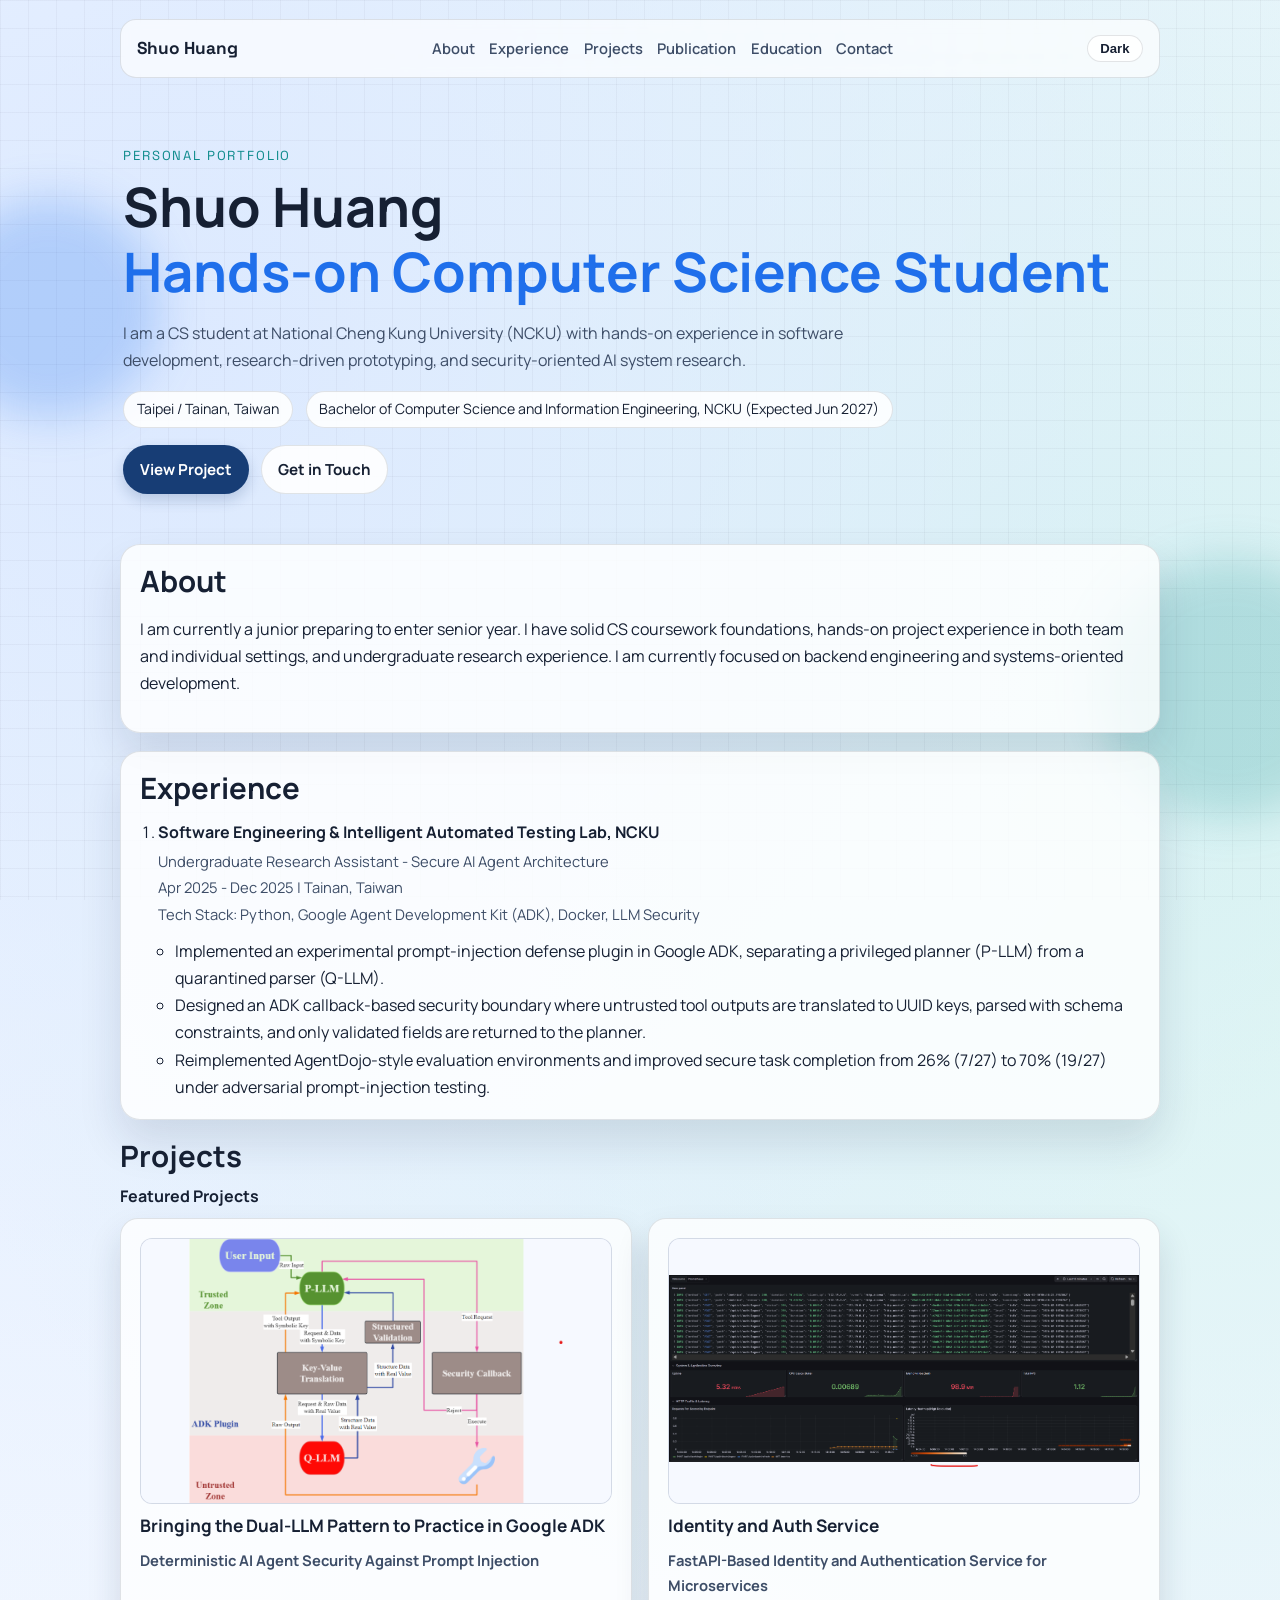
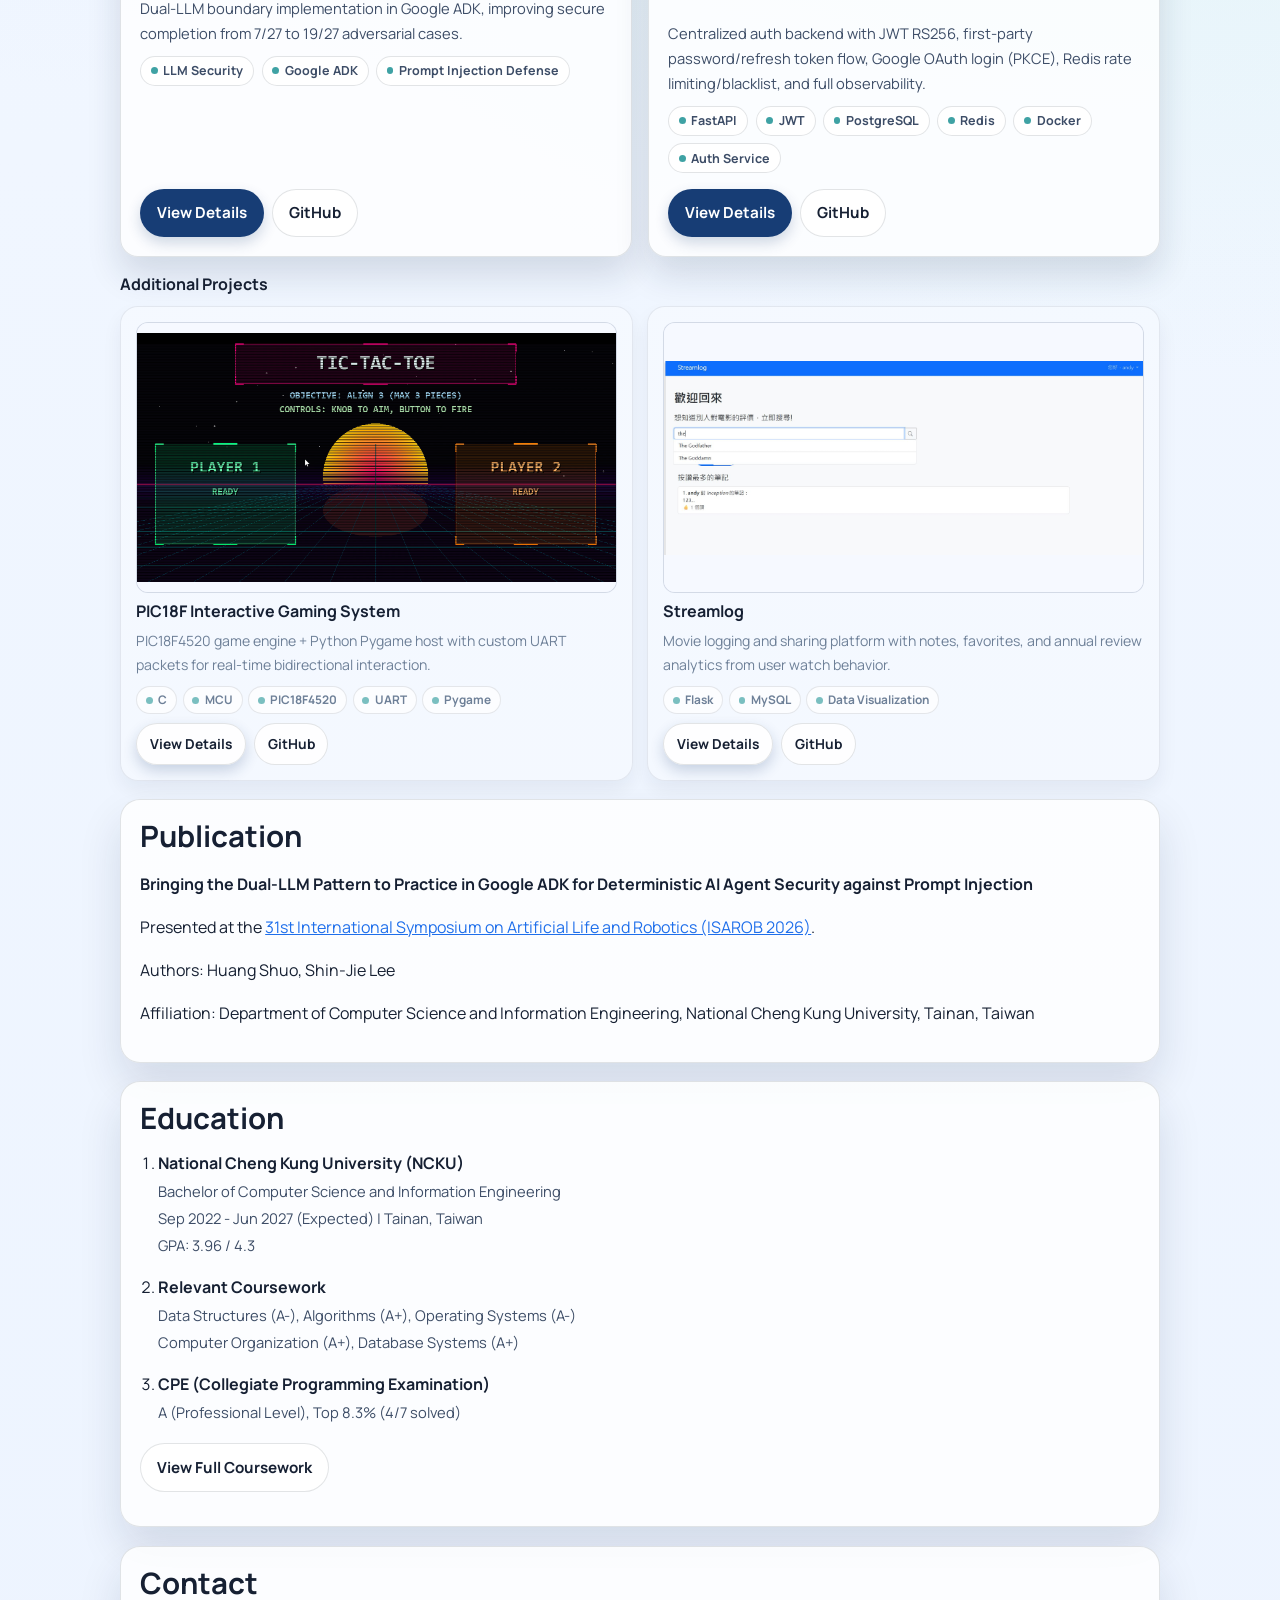
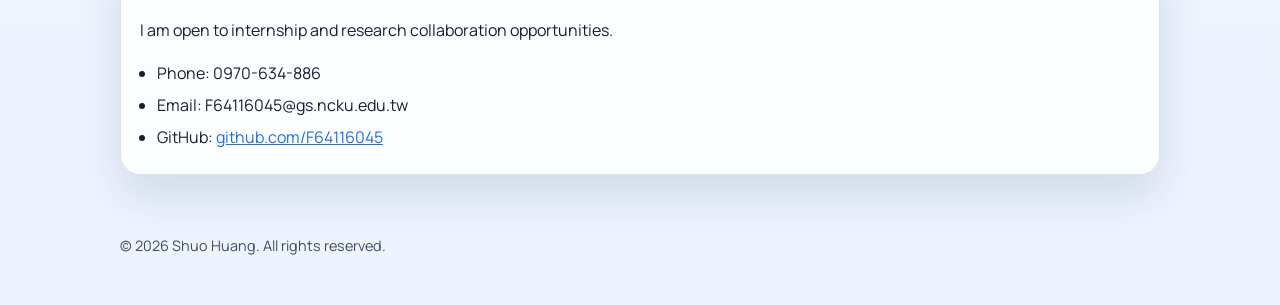
<file: index.html>
<!doctype html>
<html lang="en">
  <head>
    <meta charset="UTF-8" />
    <meta name="viewport" content="width=device-width, initial-scale=1.0" />
    <title>Portfolio | Shuo Huang</title>
    <meta
      name="description"
      content="Shuo Huang - Hands-on Computer Science student at NCKU with project and research experience."
    />
    <link rel="preconnect" href="https://fonts.googleapis.com" />
    <link rel="preconnect" href="https://fonts.gstatic.com" crossorigin />
    <link
      href="https://fonts.googleapis.com/css2?family=Manrope:wght@400;500;700;800&family=Space+Grotesk:wght@500;700&display=swap"
      rel="stylesheet"
    />
    <link rel="stylesheet" href="./styles.css" />
  </head>
  <body>
    <div class="bg-shape bg-shape-1" aria-hidden="true"></div>
    <div class="bg-shape bg-shape-2" aria-hidden="true"></div>
    <div class="bg-grid" aria-hidden="true"></div>

    <header class="site-header container">
      <a class="logo" href="#top">Shuo Huang</a>
      <nav class="site-nav" aria-label="Main Navigation">
        <a href="#about">About</a>
        <a href="#experience">Experience</a>
        <a href="#projects">Projects</a>
        <a href="#publication">Publication</a>
        <a href="#education">Education</a>
        <a href="#contact">Contact</a>
      </nav>
    </header>

    <main id="top" class="container">
      <section class="hero reveal">
        <p class="eyebrow">PERSONAL PORTFOLIO</p>
        <h1>
          Shuo Huang<br />
          <span class="highlight">Hands-on Computer Science Student</span>
        </h1>
        <p class="hero-subtitle">
          I am a CS student at National Cheng Kung University (NCKU) with hands-on experience in software
          development, research-driven prototyping, and security-oriented AI system research.
        </p>
        <ul class="hero-meta">
          <li>Taipei / Tainan, Taiwan</li>
          <li>Bachelor of Computer Science and Information Engineering, NCKU (Expected Jun 2027)</li>
        </ul>
        <div class="hero-actions">
          <a class="btn btn-primary" href="#projects">View Project</a>
          <a class="btn btn-secondary" href="#contact">Get in Touch</a>
        </div>
      </section>

      <section id="about" class="card reveal">
        <h2>About</h2>
        <p>
          I am currently a junior preparing to enter senior year. I have solid CS coursework foundations, hands-on
          project experience in both team and individual settings, and undergraduate research experience. I am currently
          focused on backend engineering and systems-oriented development.
        </p>
      </section>

      <section id="experience" class="card reveal">
        <h2>Experience</h2>
        <ol class="timeline">
          <li>
            <strong>Software Engineering & Intelligent Automated Testing Lab, NCKU</strong>
            <p>Undergraduate Research Assistant - Secure AI Agent Architecture</p>
            <p>Apr 2025 - Dec 2025 | Tainan, Taiwan</p>
            <p>
              Tech Stack: Python, Google Agent Development Kit (ADK), Docker, LLM Security
            </p>
            <ul>
              <li>
                Implemented an experimental prompt-injection defense plugin in Google ADK, separating a privileged
                planner (P-LLM) from a quarantined parser (Q-LLM).
              </li>
              <li>
                Designed an ADK callback-based security boundary where untrusted tool outputs are translated to UUID
                keys, parsed with schema constraints, and only validated fields are returned to the planner.
              </li>
              <li>
                Reimplemented AgentDojo-style evaluation environments and improved secure task completion from 26%
                (7/27) to 70% (19/27) under adversarial prompt-injection testing.
              </li>
            </ul>
          </li>
        </ol>
      </section>

      <section id="projects" class="reveal">
        <div class="section-title-row">
          <h2>Projects</h2>
        </div>
        <h3 class="projects-subtitle">Featured Projects</h3>
        <div class="project-grid featured-projects">
          <article class="project-card project-card-featured featured-card">
            <div class="project-preview">
              <img src="./projects/system.png" alt="Dual-LLM project architecture preview." />
            </div>
            <h3>Bringing the Dual-LLM Pattern to Practice in Google ADK</h3>
            <p class="project-subtitle">Deterministic AI Agent Security Against Prompt Injection</p>
            <p class="project-summary">Dual-LLM boundary implementation in Google ADK, improving secure completion from 7/27 to 19/27 adversarial cases.</p>
            <div class="project-tags">
              <span class="tag"><span class="tag-dot"></span>LLM Security</span>
              <span class="tag"><span class="tag-dot"></span>Google ADK</span>
              <span class="tag"><span class="tag-dot"></span>Prompt Injection Defense</span>
            </div>
            <div class="project-links">
              <a class="btn btn-primary" href="./projects/dual-llm-adk.html">View Details</a>
              <a class="btn btn-secondary" href="https://github.com/F64116045/Bringing-the-Dual-LLM-Pattern-to-Practice-in-Google-ADK" target="_blank" rel="noreferrer">GitHub</a>
            </div>
          </article>

          <article class="project-card project-card-featured featured-card">
            <div class="project-preview">
              <img src="./projects/identity-dashboard.png" alt="Identity and Auth Service observability dashboard preview." />
            </div>
            <h3>Identity and Auth Service</h3>
            <p class="project-subtitle">FastAPI-Based Identity and Authentication Service for Microservices</p>
            <p class="project-summary">Centralized auth backend with JWT RS256, first-party password/refresh token flow, Google OAuth login (PKCE), Redis rate limiting/blacklist, and full observability.</p>
            <div class="project-tags">
              <span class="tag"><span class="tag-dot"></span>FastAPI</span>
              <span class="tag"><span class="tag-dot"></span>JWT</span>
              <span class="tag"><span class="tag-dot"></span>PostgreSQL</span>
              <span class="tag"><span class="tag-dot"></span>Redis</span>
              <span class="tag"><span class="tag-dot"></span>Docker</span>
              <span class="tag"><span class="tag-dot"></span>Auth Service</span>
            </div>
            <div class="project-links">
              <a class="btn btn-primary" href="./projects/identity-service.html">View Details</a>
              <a class="btn btn-secondary" href="https://github.com/F64116045/Identity-Service" target="_blank" rel="noreferrer">GitHub</a>
            </div>
          </article>
        </div>

        <h3 class="projects-subtitle additional-title">Additional Projects</h3>
        <div class="project-grid additional-projects">
          <article class="project-card project-card-featured project-card-mini">
            <div class="project-preview">
              <img src="./projects/pic18-waiting.png" alt="PIC18F project preview image." />
            </div>
            <h3>PIC18F Interactive Gaming System</h3>
            <p class="project-summary">PIC18F4520 game engine + Python Pygame host with custom UART packets for real-time bidirectional interaction.</p>
            <div class="project-tags">
              <span class="tag"><span class="tag-dot"></span>C</span>
              <span class="tag"><span class="tag-dot"></span>MCU</span>
              <span class="tag"><span class="tag-dot"></span>PIC18F4520</span>
              <span class="tag"><span class="tag-dot"></span>UART</span>
              <span class="tag"><span class="tag-dot"></span>Pygame</span>
            </div>
            <div class="project-links">
              <a class="btn btn-primary" href="./projects/pic18f-gaming-system.html">View Details</a>
              <a class="btn btn-secondary" href="https://github.com/F64116045/2025_Microcontroller_Final_Proj" target="_blank" rel="noreferrer">GitHub</a>
            </div>
          </article>

          <article class="project-card project-card-featured project-card-mini">
            <div class="project-preview">
              <img src="./projects/streamlog-home.png" alt="Streamlog homepage preview." />
            </div>
            <h3>Streamlog</h3>
            <p class="project-summary">Movie logging and sharing platform with notes, favorites, and annual review analytics from user watch behavior.</p>
            <div class="project-tags">
              <span class="tag"><span class="tag-dot"></span>Flask</span>
              <span class="tag"><span class="tag-dot"></span>MySQL</span>
              <span class="tag"><span class="tag-dot"></span>Data Visualization</span>
            </div>
            <div class="project-links">
              <a class="btn btn-primary" href="./projects/streamlog.html">View Details</a>
              <a class="btn btn-secondary" href="https://github.com/1109lun/streamlog" target="_blank" rel="noreferrer">GitHub</a>
            </div>
          </article>
        </div>
      </section>

      <section id="publication" class="card reveal">
        <h2>Publication</h2>
        <p>
          <strong>Bringing the Dual-LLM Pattern to Practice in Google ADK for Deterministic AI Agent Security against Prompt Injection</strong>
        </p>
        <p>
          Presented at the
          <a href="https://isarob.org/symposium/" target="_blank" rel="noreferrer">31st International Symposium on Artificial Life and Robotics (ISAROB 2026)</a>.
        </p>
        <p>Authors: Huang Shuo, Shin-Jie Lee</p>
        <p>Affiliation: Department of Computer Science and Information Engineering, National Cheng Kung University, Tainan, Taiwan</p>
      </section>

      <section id="education" class="card reveal">
        <h2>Education</h2>
        <ol class="timeline">
          <li>
            <strong>National Cheng Kung University (NCKU)</strong>
            <p>Bachelor of Computer Science and Information Engineering</p>
            <p>Sep 2022 - Jun 2027 (Expected) | Tainan, Taiwan</p>
            <p>GPA: 3.96 / 4.3</p>
          </li>
          <li>
            <strong>Relevant Coursework</strong>
            <p>Data Structures (A-), Algorithms (A+), Operating Systems (A-)</p>
            <p>Computer Organization (A+), Database Systems (A+)</p>
          </li>
          <li>
            <strong>CPE (Collegiate Programming Examination)</strong>
            <p>A (Professional Level), Top 8.3% (4/7 solved)</p>
          </li>
        </ol>
        <p class="project-actions">
          <a class="btn btn-secondary" href="./coursework.html">View Full Coursework</a>
        </p>
      </section>

      <section id="contact" class="card reveal">
        <h2>Contact</h2>
        <p>I am open to internship and research collaboration opportunities.</p>
        <ul class="contact-list">
          <li>Phone: 0970-634-886</li>
          <li>Email: F64116045@gs.ncku.edu.tw</li>
          <li>
            GitHub:
            <a href="https://github.com/F64116045" target="_blank" rel="noreferrer">github.com/F64116045</a>
          </li>
        </ul>
      </section>
    </main>

    <footer class="site-footer container">
      <p>&copy; <span id="year"></span> Shuo Huang. All rights reserved.</p>
    </footer>

    <script src="./script.js"></script>
  </body>
</html>
</file>
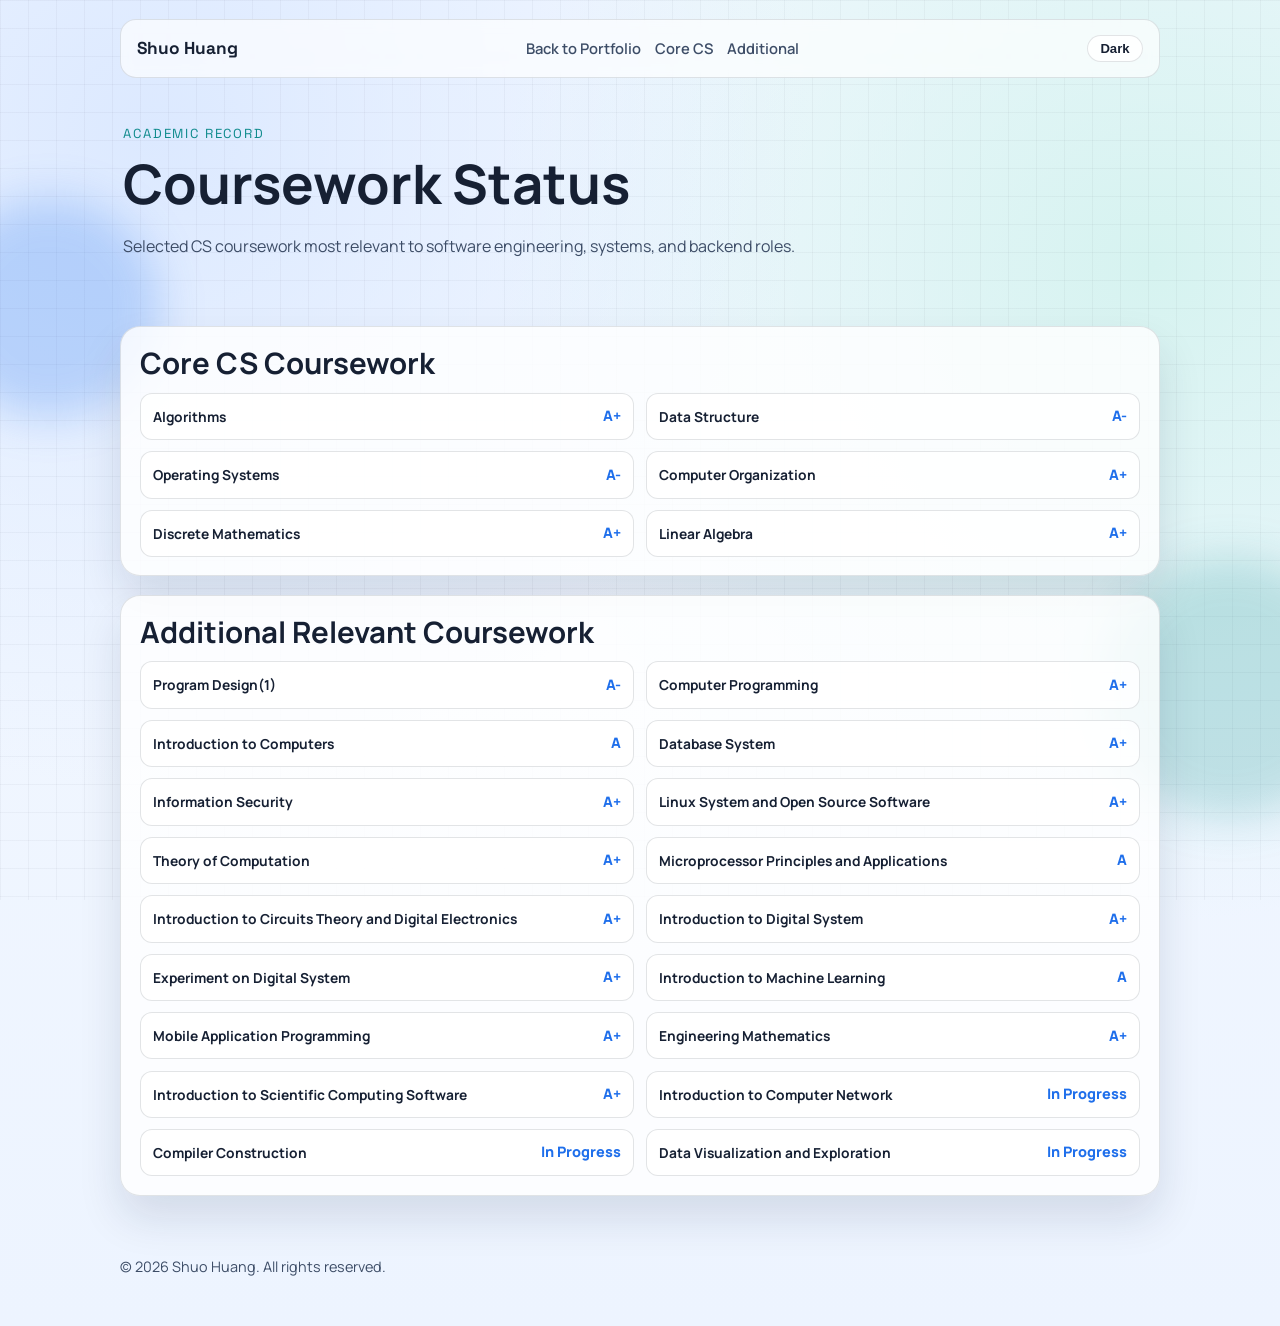
<file: coursework.html>
<!doctype html>
<html lang="en">
  <head>
    <meta charset="UTF-8" />
    <meta name="viewport" content="width=device-width, initial-scale=1.0" />
    <title>Coursework | Shuo Huang</title>
    <meta
      name="description"
      content="Coursework record of Shuo Huang, including CS core and semester-by-semester course status."
    />
    <link rel="preconnect" href="https://fonts.googleapis.com" />
    <link rel="preconnect" href="https://fonts.gstatic.com" crossorigin />
    <link
      href="https://fonts.googleapis.com/css2?family=Manrope:wght@400;500;700;800&family=Space+Grotesk:wght@500;700&display=swap"
      rel="stylesheet"
    />
    <link rel="stylesheet" href="./styles.css" />
  </head>
  <body>
    <div class="bg-shape bg-shape-1" aria-hidden="true"></div>
    <div class="bg-shape bg-shape-2" aria-hidden="true"></div>
    <div class="bg-grid" aria-hidden="true"></div>

    <header class="site-header container">
      <a class="logo" href="./index.html">Shuo Huang</a>
      <nav class="site-nav" aria-label="Coursework Navigation">
        <a href="./index.html#education">Back to Portfolio</a>
        <a href="#core">Core CS</a>
        <a href="#extra">Additional</a>
      </nav>
    </header>

    <main class="container coursework-main">
      <section class="hero reveal">
        <p class="eyebrow">ACADEMIC RECORD</p>
        <h1>Coursework Status</h1>
        <p class="hero-subtitle">
          Selected CS coursework most relevant to software engineering, systems, and backend roles.
        </p>
      </section>

      <section id="core" class="card reveal">
        <h2>Core CS Coursework</h2>
        <div class="course-grid">
          <div class="course-item"><strong>Algorithms</strong><span>A+</span></div>
          <div class="course-item"><strong>Data Structure</strong><span>A-</span></div>
          <div class="course-item"><strong>Operating Systems</strong><span>A-</span></div>
          <div class="course-item"><strong>Computer Organization</strong><span>A+</span></div>
          <div class="course-item"><strong>Discrete Mathematics</strong><span>A+</span></div>
          <div class="course-item"><strong>Linear Algebra</strong><span>A+</span></div>
        </div>
      </section>

      <section id="extra" class="card reveal">
        <h2>Additional Relevant Coursework</h2>
        <div class="course-grid">
          <div class="course-item"><strong>Program Design(1)</strong><span>A-</span></div>
          <div class="course-item"><strong>Computer Programming</strong><span>A+</span></div>
          <div class="course-item"><strong>Introduction to Computers</strong><span>A</span></div>
          <div class="course-item"><strong>Database System</strong><span>A+</span></div>
          <div class="course-item"><strong>Information Security</strong><span>A+</span></div>
          <div class="course-item"><strong>Linux System and Open Source Software</strong><span>A+</span></div>
          <div class="course-item"><strong>Theory of Computation</strong><span>A+</span></div>
          <div class="course-item"><strong>Microprocessor Principles and Applications</strong><span>A</span></div>
          <div class="course-item"><strong>Introduction to Circuits Theory and Digital Electronics</strong><span>A+</span></div>
          <div class="course-item"><strong>Introduction to Digital System</strong><span>A+</span></div>
          <div class="course-item"><strong>Experiment on Digital System</strong><span>A+</span></div>
          <div class="course-item"><strong>Introduction to Machine Learning</strong><span>A</span></div>
          <div class="course-item"><strong>Mobile Application Programming</strong><span>A+</span></div>
          <div class="course-item"><strong>Engineering Mathematics</strong><span>A+</span></div>
          <div class="course-item"><strong>Introduction to Scientific Computing Software</strong><span>A+</span></div>
          <div class="course-item"><strong>Introduction to Computer Network</strong><span>In Progress</span></div>
          <div class="course-item"><strong>Compiler Construction</strong><span>In Progress</span></div>
          <div class="course-item"><strong>Data Visualization and Exploration</strong><span>In Progress</span></div>
        </div>
      </section>
    </main>

    <footer class="site-footer container">
      <p>&copy; <span id="year"></span> Shuo Huang. All rights reserved.</p>
    </footer>

    <script src="./script.js"></script>
  </body>
</html>
</file>
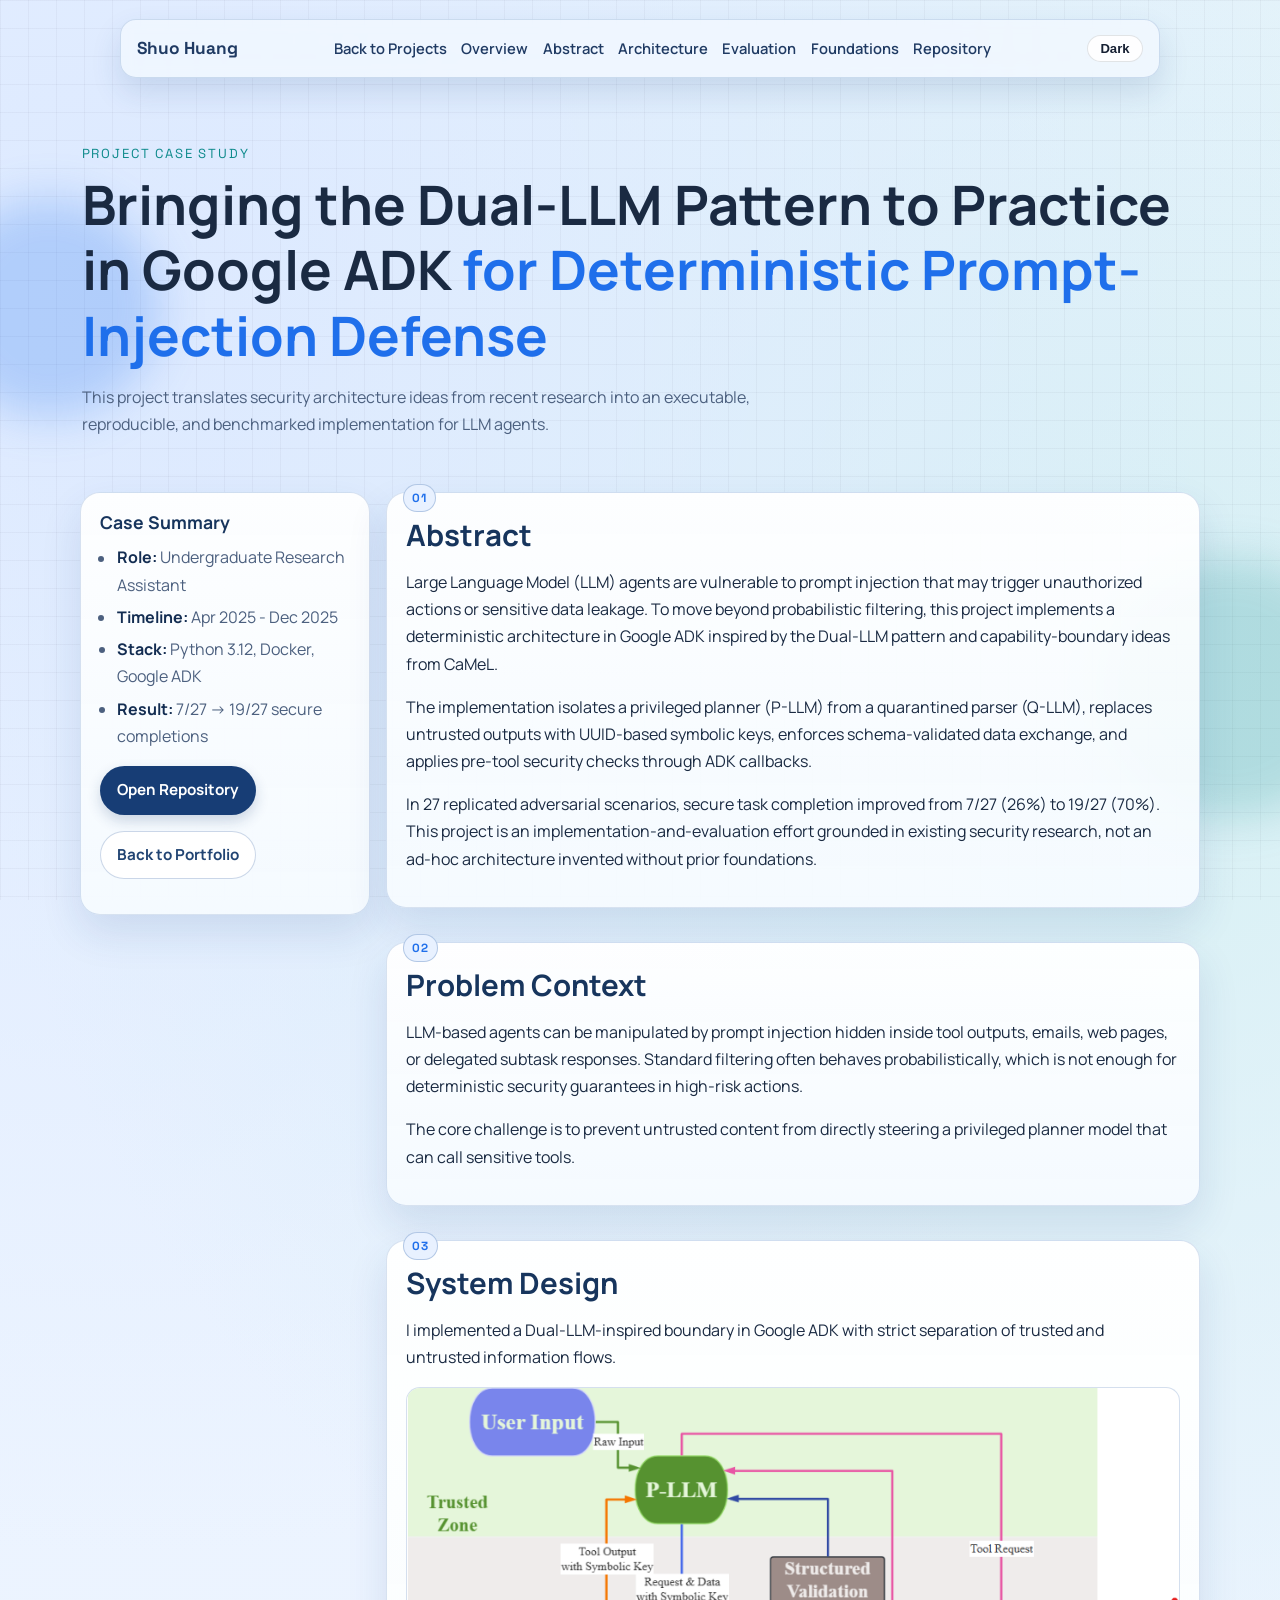
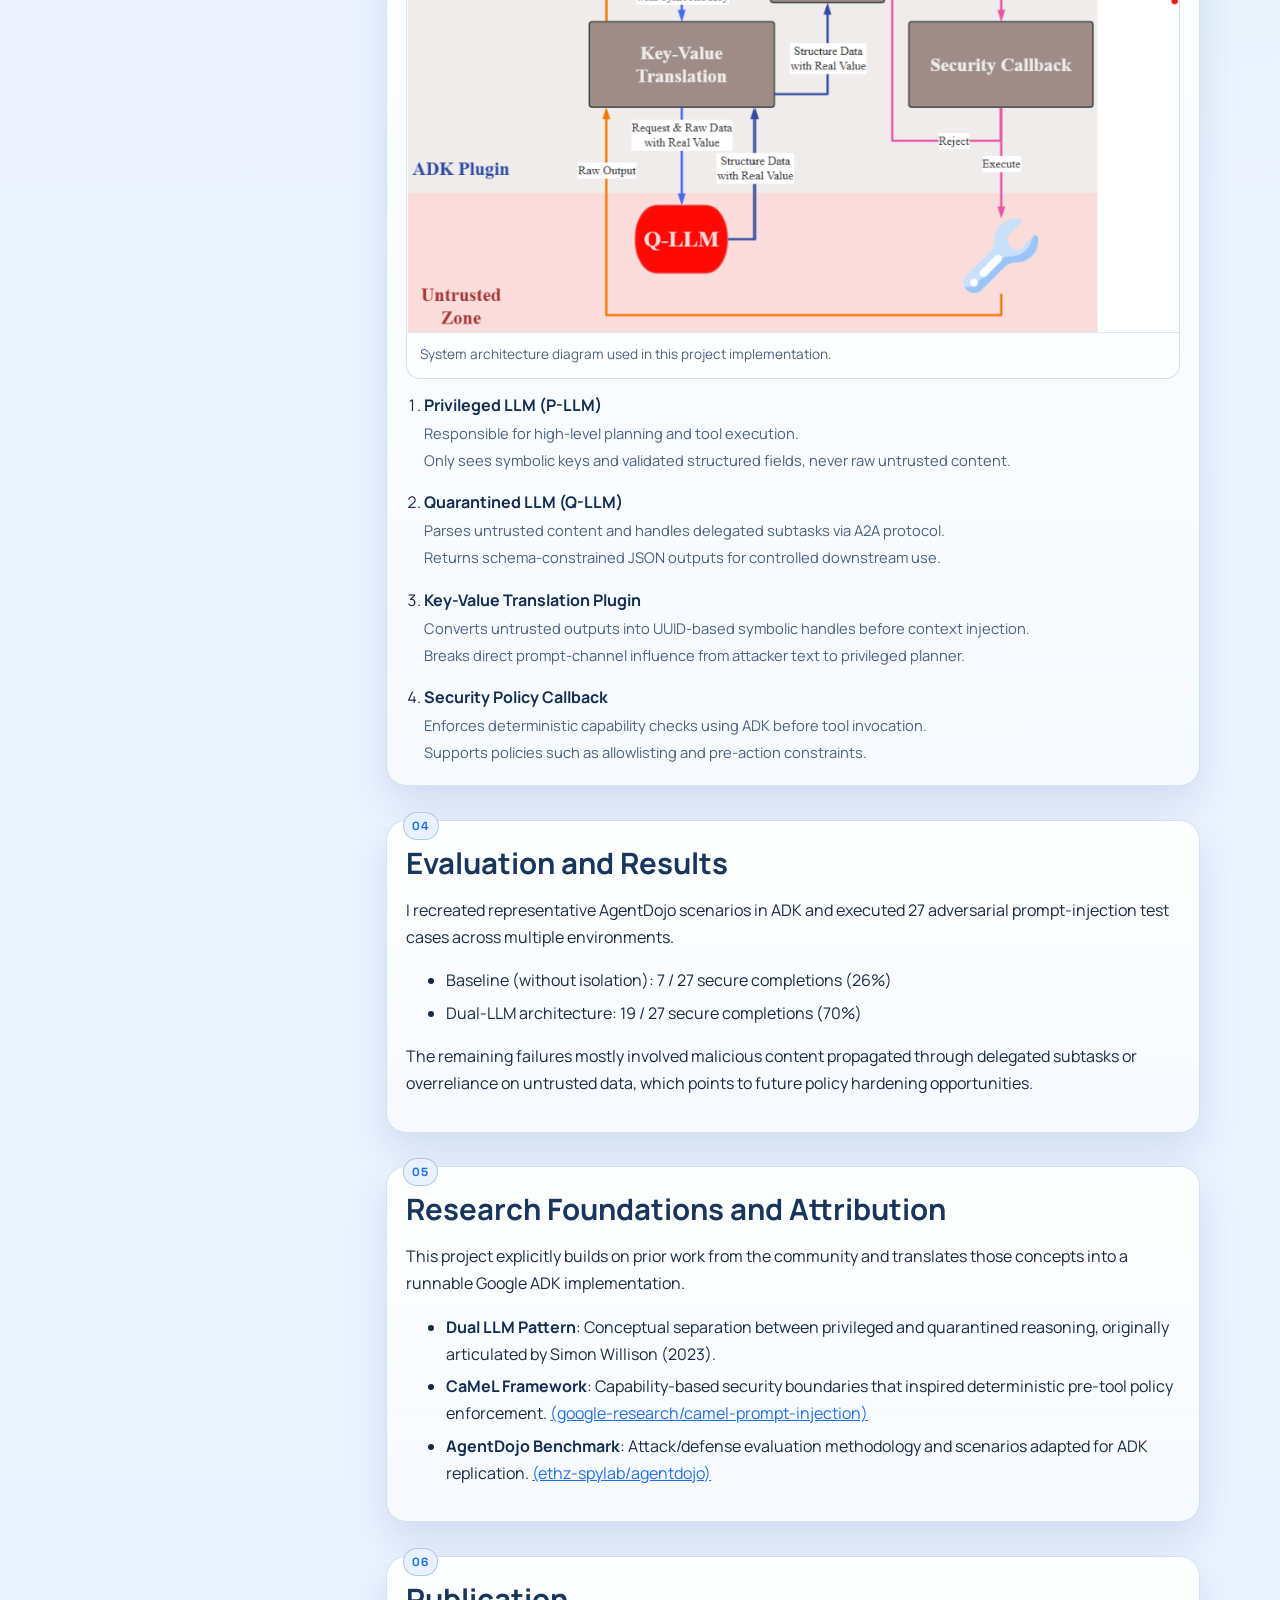
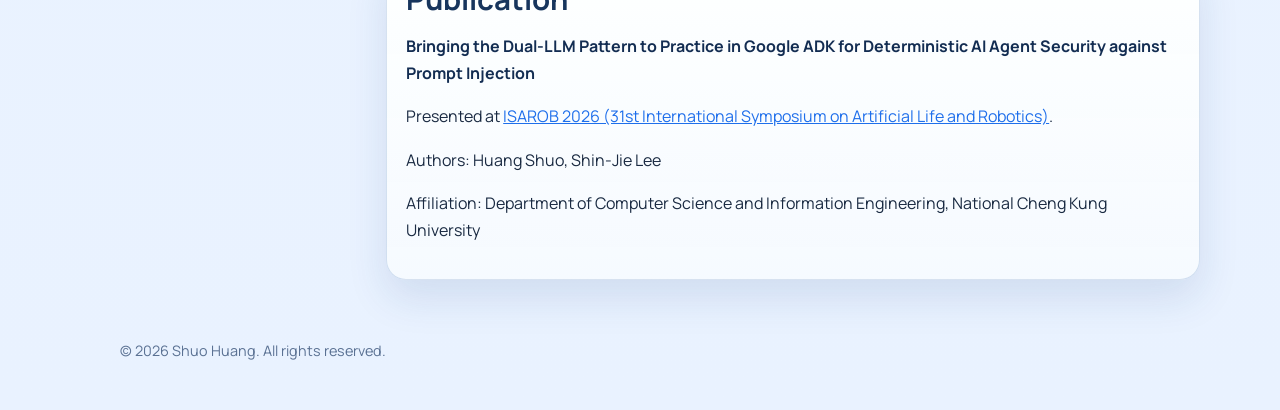
<file: projects/dual-llm-adk.html>
<!doctype html>
<html lang="en">
  <head>
    <meta charset="UTF-8" />
    <meta name="viewport" content="width=device-width, initial-scale=1.0" />
    <title>Project Case Study | Dual-LLM in Google ADK</title>
    <meta
      name="description"
      content="Case study: Bringing the Dual-LLM pattern to practice in Google ADK for deterministic prompt-injection defense."
    />
    <link rel="preconnect" href="https://fonts.googleapis.com" />
    <link rel="preconnect" href="https://fonts.gstatic.com" crossorigin />
    <link
      href="https://fonts.googleapis.com/css2?family=Manrope:wght@400;500;700;800&family=Space+Grotesk:wght@500;700&display=swap"
      rel="stylesheet"
    />
    <link rel="stylesheet" href="../styles.css" />
  </head>
  <body class="project-page">
    <div class="bg-shape bg-shape-1" aria-hidden="true"></div>
    <div class="bg-shape bg-shape-2" aria-hidden="true"></div>
    <div class="bg-grid" aria-hidden="true"></div>

    <header class="site-header container">
      <a class="logo" href="../index.html">Shuo Huang</a>
      <nav class="site-nav" aria-label="Project Navigation">
        <a href="../index.html#projects">Back to Projects</a>
        <a href="#overview">Overview</a>
        <a href="#abstract">Abstract</a>
        <a href="#architecture">Architecture</a>
        <a href="#evaluation">Evaluation</a>
        <a href="#foundations">Foundations</a>
        <a href="https://github.com/F64116045/Bringing-the-Dual-LLM-Pattern-to-Practice-in-Google-ADK" target="_blank" rel="noreferrer">Repository</a>
      </nav>
    </header>

    <main class="container case-study-main">
      <section class="hero reveal" id="overview">
        <p class="eyebrow">PROJECT CASE STUDY</p>
        <h1>
          Bringing the Dual-LLM Pattern to Practice in Google ADK
          <span class="highlight">for Deterministic Prompt-Injection Defense</span>
        </h1>
        <p class="hero-subtitle">
          This project translates security architecture ideas from recent research into an executable, reproducible,
          and benchmarked implementation for LLM agents.
        </p>
      </section>

      <div class="case-layout">
        <aside class="card reveal case-aside">
          <h2>Case Summary</h2>
          <ul class="contact-list">
            <li><strong>Role:</strong> Undergraduate Research Assistant</li>
            <li><strong>Timeline:</strong> Apr 2025 - Dec 2025</li>
            <li><strong>Stack:</strong> Python 3.12, Docker, Google ADK</li>
            <li><strong>Result:</strong> 7/27 -> 19/27 secure completions</li>
          </ul>
          <p class="project-actions">
            <a class="btn btn-primary" href="https://github.com/F64116045/Bringing-the-Dual-LLM-Pattern-to-Practice-in-Google-ADK" target="_blank" rel="noreferrer">Open Repository</a>
          </p>
          <p class="project-actions">
            <a class="btn btn-secondary" href="../index.html#projects">Back to Portfolio</a>
          </p>
        </aside>

        <div class="case-content">
          <section class="card reveal case-section" id="abstract" data-step="01">
            <h2>Abstract</h2>
            <p>
              Large Language Model (LLM) agents are vulnerable to prompt injection that may trigger unauthorized actions
              or sensitive data leakage. To move beyond probabilistic filtering, this project implements a deterministic
              architecture in Google ADK inspired by the Dual-LLM pattern and capability-boundary ideas from CaMeL.
            </p>
            <p>
              The implementation isolates a privileged planner (P-LLM) from a quarantined parser (Q-LLM), replaces
              untrusted outputs with UUID-based symbolic keys, enforces schema-validated data exchange, and applies
              pre-tool security checks through ADK callbacks.
            </p>
            <p>
              In 27 replicated adversarial scenarios, secure task completion improved from 7/27 (26%) to 19/27 (70%).
              This project is an implementation-and-evaluation effort grounded in existing security research, not an
              ad-hoc architecture invented without prior foundations.
            </p>
          </section>

          <section class="card reveal case-section" data-step="02">
            <h2>Problem Context</h2>
            <p>
              LLM-based agents can be manipulated by prompt injection hidden inside tool outputs, emails, web pages, or
              delegated subtask responses. Standard filtering often behaves probabilistically, which is not enough for
              deterministic security guarantees in high-risk actions.
            </p>
            <p>
              The core challenge is to prevent untrusted content from directly steering a privileged planner model that can
              call sensitive tools.
            </p>
          </section>

          <section class="card reveal case-section" id="architecture" data-step="03">
            <h2>System Design</h2>
            <p>
              I implemented a Dual-LLM-inspired boundary in Google ADK with strict separation of trusted and untrusted
              information flows.
            </p>
            <figure class="architecture-figure">
              <img src="./system.png" alt="System architecture diagram showing P-LLM, Q-LLM, key-value translation, and security callback boundary." />
              <figcaption>System architecture diagram used in this project implementation.</figcaption>
            </figure>
            <ol class="timeline">
              <li>
                <strong>Privileged LLM (P-LLM)</strong>
                <p>Responsible for high-level planning and tool execution.</p>
                <p>Only sees symbolic keys and validated structured fields, never raw untrusted content.</p>
              </li>
              <li>
                <strong>Quarantined LLM (Q-LLM)</strong>
                <p>Parses untrusted content and handles delegated subtasks via A2A protocol.</p>
                <p>Returns schema-constrained JSON outputs for controlled downstream use.</p>
              </li>
              <li>
                <strong>Key-Value Translation Plugin</strong>
                <p>Converts untrusted outputs into UUID-based symbolic handles before context injection.</p>
                <p>Breaks direct prompt-channel influence from attacker text to privileged planner.</p>
              </li>
              <li>
                <strong>Security Policy Callback</strong>
                <p>Enforces deterministic capability checks using ADK before tool invocation.</p>
                <p>Supports policies such as allowlisting and pre-action constraints.</p>
              </li>
            </ol>
          </section>

          <section class="card reveal case-section" id="evaluation" data-step="04">
            <h2>Evaluation and Results</h2>
            <p>
              I recreated representative AgentDojo scenarios in ADK and executed 27 adversarial prompt-injection test
              cases across multiple environments.
            </p>
            <ul>
              <li>Baseline (without isolation): 7 / 27 secure completions (26%)</li>
              <li>Dual-LLM architecture: 19 / 27 secure completions (70%)</li>
            </ul>
            <p>
              The remaining failures mostly involved malicious content propagated through delegated subtasks or overreliance
              on untrusted data, which points to future policy hardening opportunities.
            </p>
          </section>

          <section class="card reveal case-section" id="foundations" data-step="05">
            <h2>Research Foundations and Attribution</h2>
            <p>
              This project explicitly builds on prior work from the community and translates those concepts into a
              runnable Google ADK implementation.
            </p>
            <ul>
              <li>
                <strong>Dual LLM Pattern</strong>: Conceptual separation between privileged and quarantined reasoning,
                originally articulated by Simon Willison (2023).
              </li>
              <li>
                <strong>CaMeL Framework</strong>: Capability-based security boundaries that inspired deterministic
                pre-tool policy enforcement.
                <a href="https://github.com/google-research/camel-prompt-injection" target="_blank" rel="noreferrer">
                  (google-research/camel-prompt-injection)
                </a>
              </li>
              <li>
                <strong>AgentDojo Benchmark</strong>: Attack/defense evaluation methodology and scenarios adapted for ADK
                replication.
                <a href="https://github.com/ethz-spylab/agentdojo" target="_blank" rel="noreferrer">
                  (ethz-spylab/agentdojo)
                </a>
              </li>
            </ul>
          </section>

          <section class="card reveal case-section" data-step="06">
            <h2>Publication</h2>
            <p>
              <strong>Bringing the Dual-LLM Pattern to Practice in Google ADK for Deterministic AI Agent Security against Prompt Injection</strong>
            </p>
            <p>
              Presented at
              <a href="https://isarob.org/symposium/" target="_blank" rel="noreferrer">ISAROB 2026 (31st International Symposium on Artificial Life and Robotics)</a>.
            </p>
            <p>Authors: Huang Shuo, Shin-Jie Lee</p>
            <p>Affiliation: Department of Computer Science and Information Engineering, National Cheng Kung University</p>
          </section>
        </div>
      </div>
    </main>

    <footer class="site-footer container">
      <p>&copy; <span id="year"></span> Shuo Huang. All rights reserved.</p>
    </footer>

    <script src="../script.js"></script>
  </body>
</html>
</file>
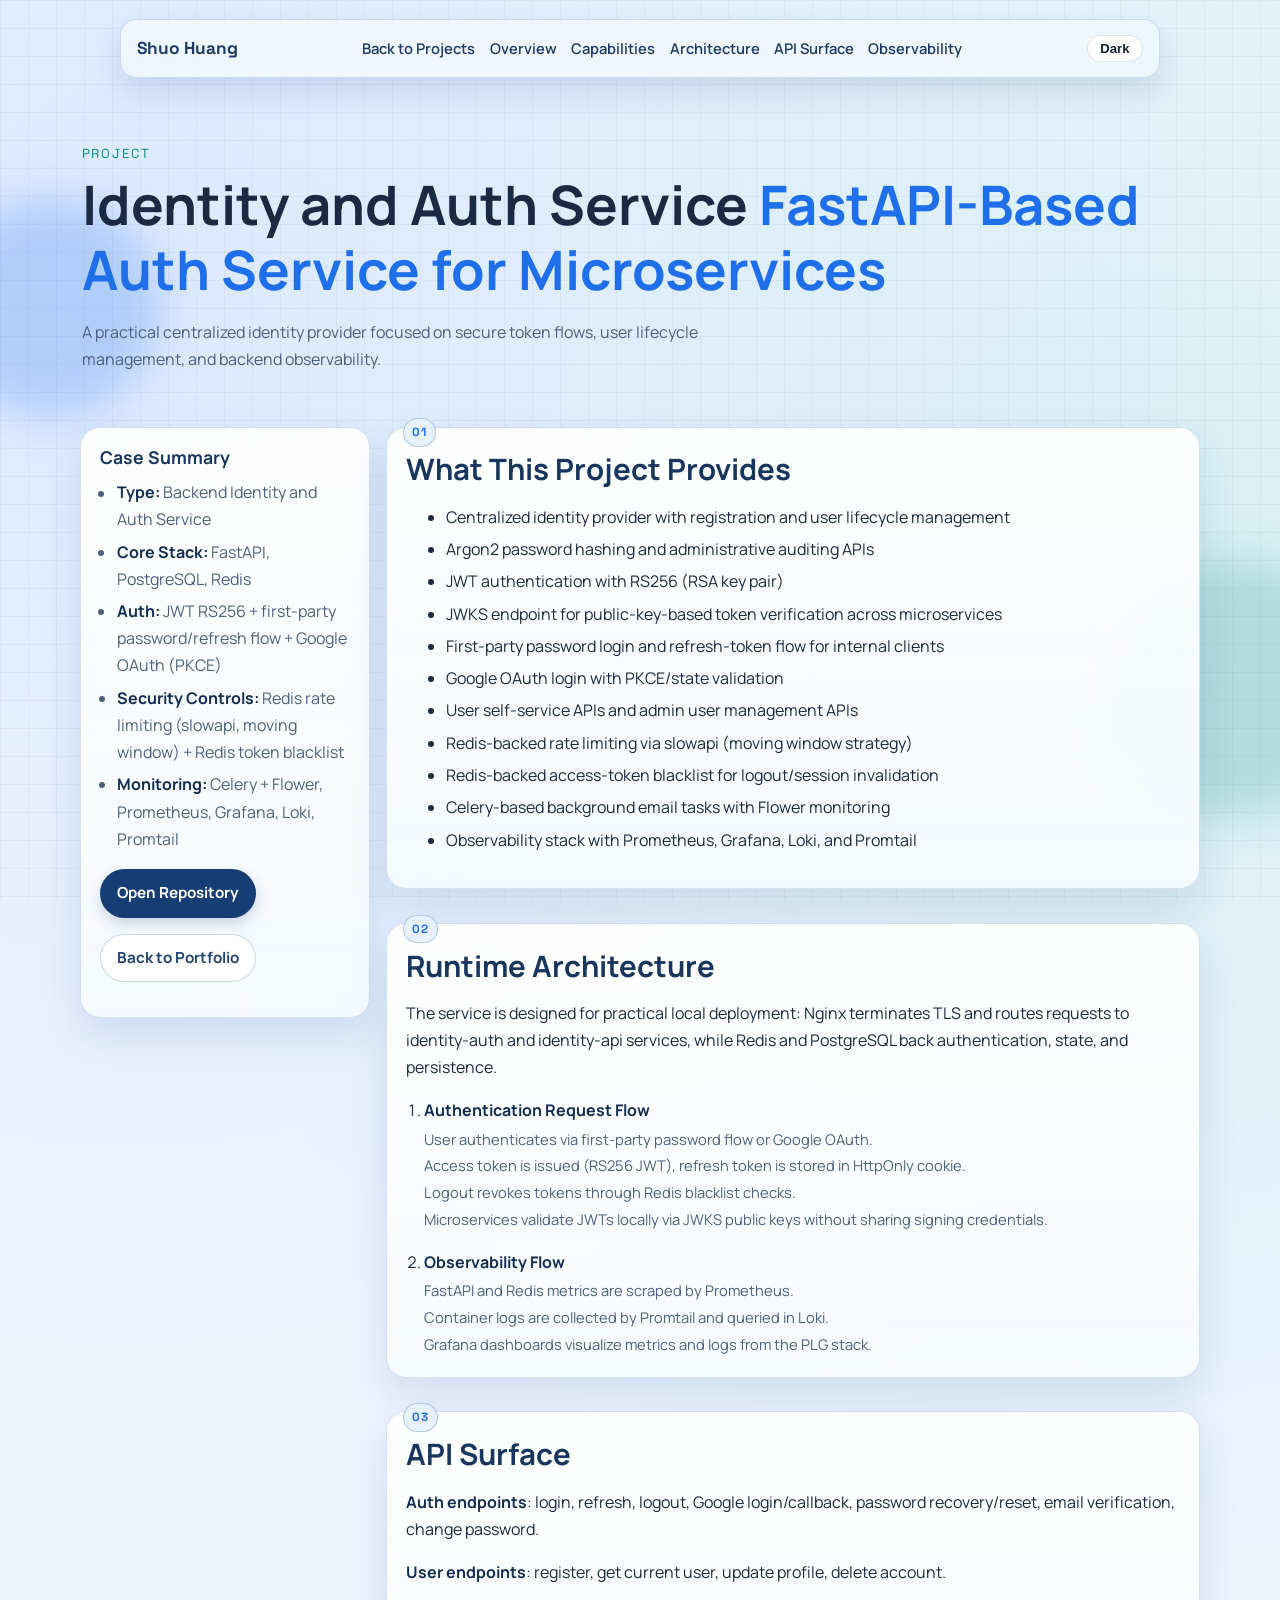
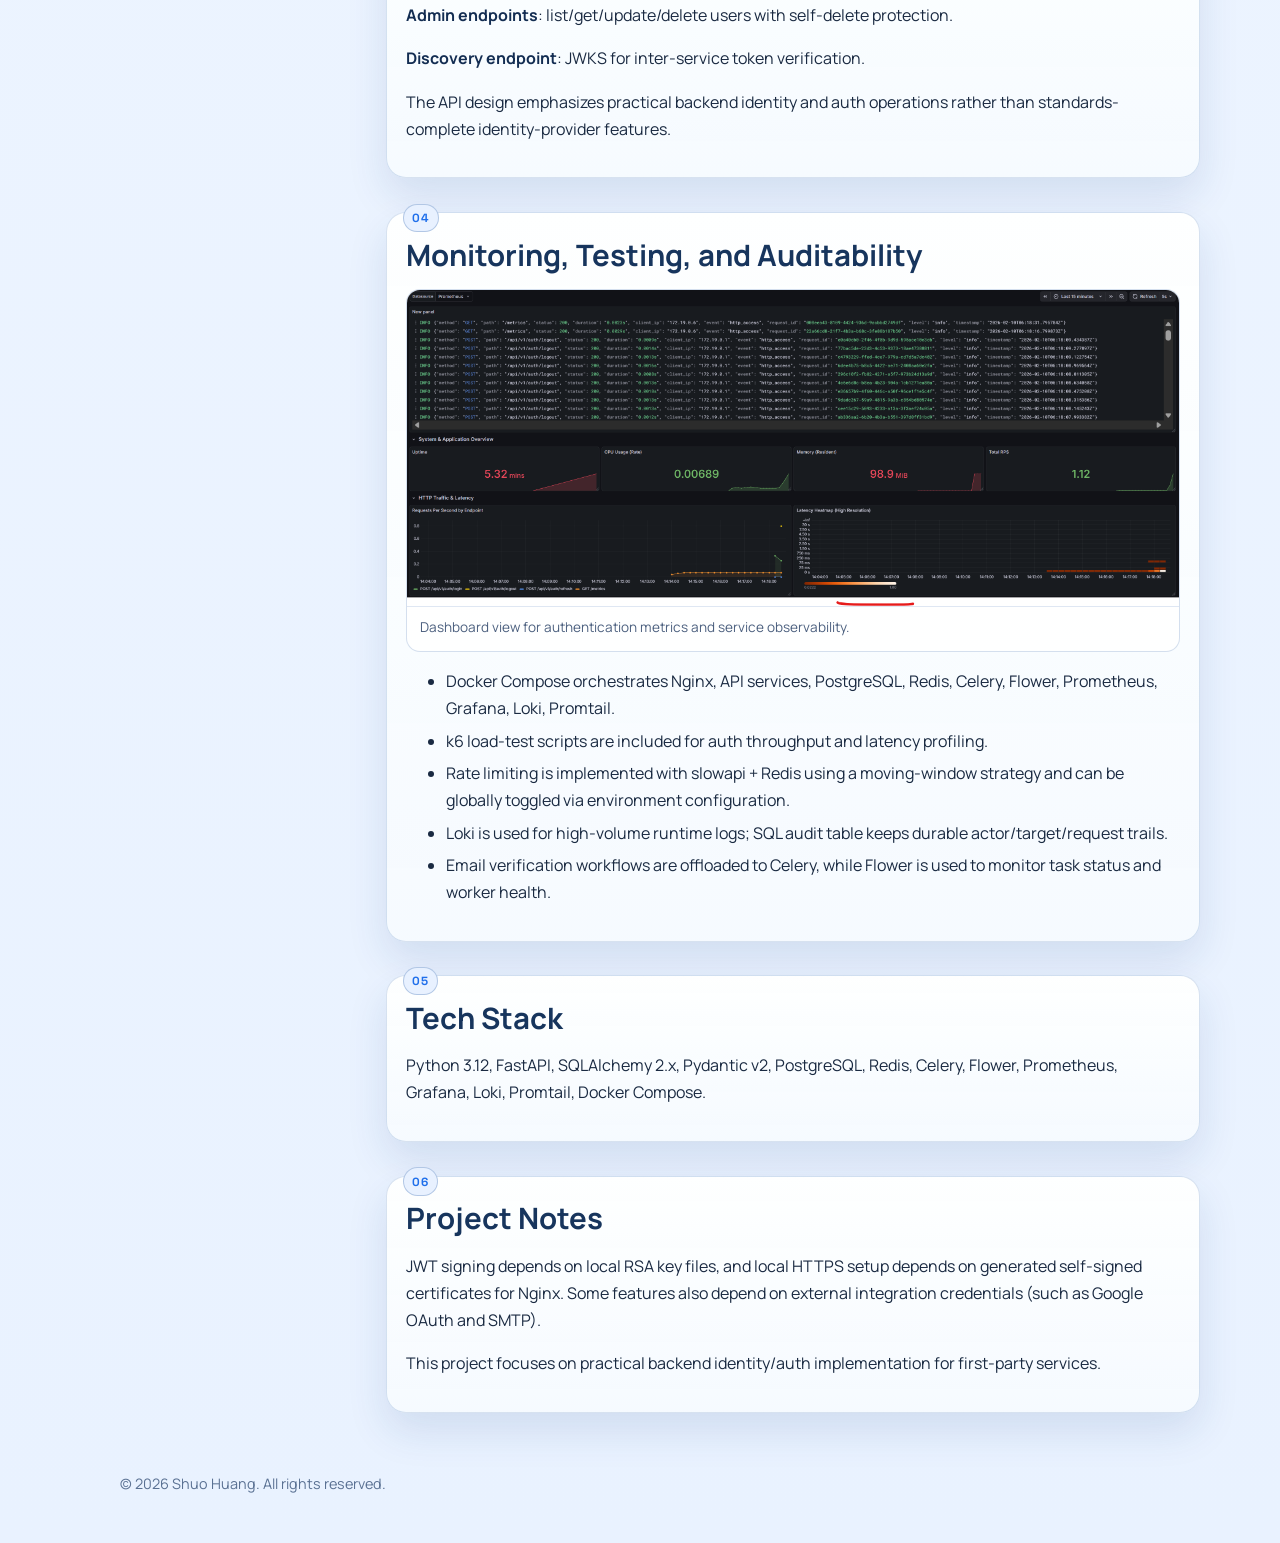
<file: projects/identity-service.html>
<!doctype html>
<html lang="en">
  <head>
    <meta charset="UTF-8" />
    <meta name="viewport" content="width=device-width, initial-scale=1.0" />
    <title>Project | Identity and Auth Service</title>
    <meta
      name="description"
      content="FastAPI-based identity/authentication service with JWT RS256, first-party password/refresh token flow, Google OAuth login, Redis controls, and observability stack."
    />
    <link rel="preconnect" href="https://fonts.googleapis.com" />
    <link rel="preconnect" href="https://fonts.gstatic.com" crossorigin />
    <link
      href="https://fonts.googleapis.com/css2?family=Manrope:wght@400;500;700;800&family=Space+Grotesk:wght@500;700&display=swap"
      rel="stylesheet"
    />
    <link rel="stylesheet" href="../styles.css" />
  </head>
  <body class="project-page">
    <div class="bg-shape bg-shape-1" aria-hidden="true"></div>
    <div class="bg-shape bg-shape-2" aria-hidden="true"></div>
    <div class="bg-grid" aria-hidden="true"></div>

    <header class="site-header container">
      <a class="logo" href="../index.html">Shuo Huang</a>
      <nav class="site-nav" aria-label="Project Navigation">
        <a href="../index.html#projects">Back to Projects</a>
        <a href="#overview">Overview</a>
        <a href="#capabilities">Capabilities</a>
        <a href="#architecture">Architecture</a>
        <a href="#api">API Surface</a>
        <a href="#observability">Observability</a>
      </nav>
    </header>

    <main class="container case-study-main">
      <section class="hero reveal" id="overview">
        <p class="eyebrow">PROJECT</p>
        <h1>
          Identity and Auth Service
          <span class="highlight">FastAPI-Based Auth Service for Microservices</span>
        </h1>
        <p class="hero-subtitle">
          A practical centralized identity provider focused on secure token flows, user lifecycle management,
          and backend observability.
        </p>
      </section>

      <div class="case-layout">
        <aside class="card reveal case-aside">
          <h2>Case Summary</h2>
          <ul class="contact-list">
            <li><strong>Type:</strong> Backend Identity and Auth Service</li>
            <li><strong>Core Stack:</strong> FastAPI, PostgreSQL, Redis</li>
            <li><strong>Auth:</strong> JWT RS256 + first-party password/refresh flow + Google OAuth (PKCE)</li>
            <li><strong>Security Controls:</strong> Redis rate limiting (slowapi, moving window) + Redis token blacklist</li>
            <li><strong>Monitoring:</strong> Celery + Flower, Prometheus, Grafana, Loki, Promtail</li>
          </ul>
          <p class="project-actions">
            <a class="btn btn-primary" href="https://github.com/F64116045/Identity-Service" target="_blank" rel="noreferrer">Open Repository</a>
          </p>
          <p class="project-actions">
            <a class="btn btn-secondary" href="../index.html#projects">Back to Portfolio</a>
          </p>
        </aside>

        <div class="case-content">
          <section class="card reveal case-section" id="capabilities" data-step="01">
            <h2>What This Project Provides</h2>
            <ul>
              <li>Centralized identity provider with registration and user lifecycle management</li>
              <li>Argon2 password hashing and administrative auditing APIs</li>
              <li>JWT authentication with RS256 (RSA key pair)</li>
              <li>JWKS endpoint for public-key-based token verification across microservices</li>
              <li>First-party password login and refresh-token flow for internal clients</li>
              <li>Google OAuth login with PKCE/state validation</li>
              <li>User self-service APIs and admin user management APIs</li>
              <li>Redis-backed rate limiting via slowapi (moving window strategy)</li>
              <li>Redis-backed access-token blacklist for logout/session invalidation</li>
              <li>Celery-based background email tasks with Flower monitoring</li>
              <li>Observability stack with Prometheus, Grafana, Loki, and Promtail</li>
            </ul>
          </section>

          <section class="card reveal case-section" id="architecture" data-step="02">
            <h2>Runtime Architecture</h2>
            <p>
              The service is designed for practical local deployment: Nginx terminates TLS and routes
              requests to identity-auth and identity-api services, while Redis and PostgreSQL back authentication,
              state, and persistence.
            </p>
            <ol class="timeline">
              <li>
                <strong>Authentication Request Flow</strong>
                <p>User authenticates via first-party password flow or Google OAuth.</p>
                <p>Access token is issued (RS256 JWT), refresh token is stored in HttpOnly cookie.</p>
                <p>Logout revokes tokens through Redis blacklist checks.</p>
                <p>Microservices validate JWTs locally via JWKS public keys without sharing signing credentials.</p>
              </li>
              <li>
                <strong>Observability Flow</strong>
                <p>FastAPI and Redis metrics are scraped by Prometheus.</p>
                <p>Container logs are collected by Promtail and queried in Loki.</p>
                <p>Grafana dashboards visualize metrics and logs from the PLG stack.</p>
              </li>
            </ol>
          </section>

          <section class="card reveal case-section" id="api" data-step="03">
            <h2>API Surface</h2>
            <p><strong>Auth endpoints</strong>: login, refresh, logout, Google login/callback, password recovery/reset, email verification, change password.</p>
            <p><strong>User endpoints</strong>: register, get current user, update profile, delete account.</p>
            <p><strong>Admin endpoints</strong>: list/get/update/delete users with self-delete protection.</p>
            <p><strong>Discovery endpoint</strong>: JWKS for inter-service token verification.</p>
            <p>
              The API design emphasizes practical backend identity and auth operations rather than standards-complete
              identity-provider features.
            </p>
          </section>

          <section class="card reveal case-section" id="observability" data-step="04">
            <h2>Monitoring, Testing, and Auditability</h2>
            <figure class="architecture-figure">
              <img src="./identity-dashboard.png" alt="Identity service observability dashboard." />
              <figcaption>Dashboard view for authentication metrics and service observability.</figcaption>
            </figure>
            <ul>
              <li>Docker Compose orchestrates Nginx, API services, PostgreSQL, Redis, Celery, Flower, Prometheus, Grafana, Loki, Promtail.</li>
              <li>k6 load-test scripts are included for auth throughput and latency profiling.</li>
              <li>Rate limiting is implemented with slowapi + Redis using a moving-window strategy and can be globally toggled via environment configuration.</li>
              <li>Loki is used for high-volume runtime logs; SQL audit table keeps durable actor/target/request trails.</li>
              <li>Email verification workflows are offloaded to Celery, while Flower is used to monitor task status and worker health.</li>
            </ul>
          </section>

          <section class="card reveal case-section" data-step="05">
            <h2>Tech Stack</h2>
            <p>
              Python 3.12, FastAPI, SQLAlchemy 2.x, Pydantic v2, PostgreSQL, Redis, Celery, Flower,
              Prometheus, Grafana, Loki, Promtail, Docker Compose.
            </p>
          </section>

          <section class="card reveal case-section" data-step="06">
            <h2>Project Notes</h2>
            <p>
              JWT signing depends on local RSA key files, and local HTTPS setup depends on generated self-signed
              certificates for Nginx. Some features also depend on external integration credentials (such as Google OAuth
              and SMTP).
            </p>
            <p>
              This project focuses on practical backend identity/auth implementation for first-party services.
            </p>
          </section>
        </div>
      </div>
    </main>

    <footer class="site-footer container">
      <p>&copy; <span id="year"></span> Shuo Huang. All rights reserved.</p>
    </footer>

    <script src="../script.js"></script>
  </body>
</html>
</file>
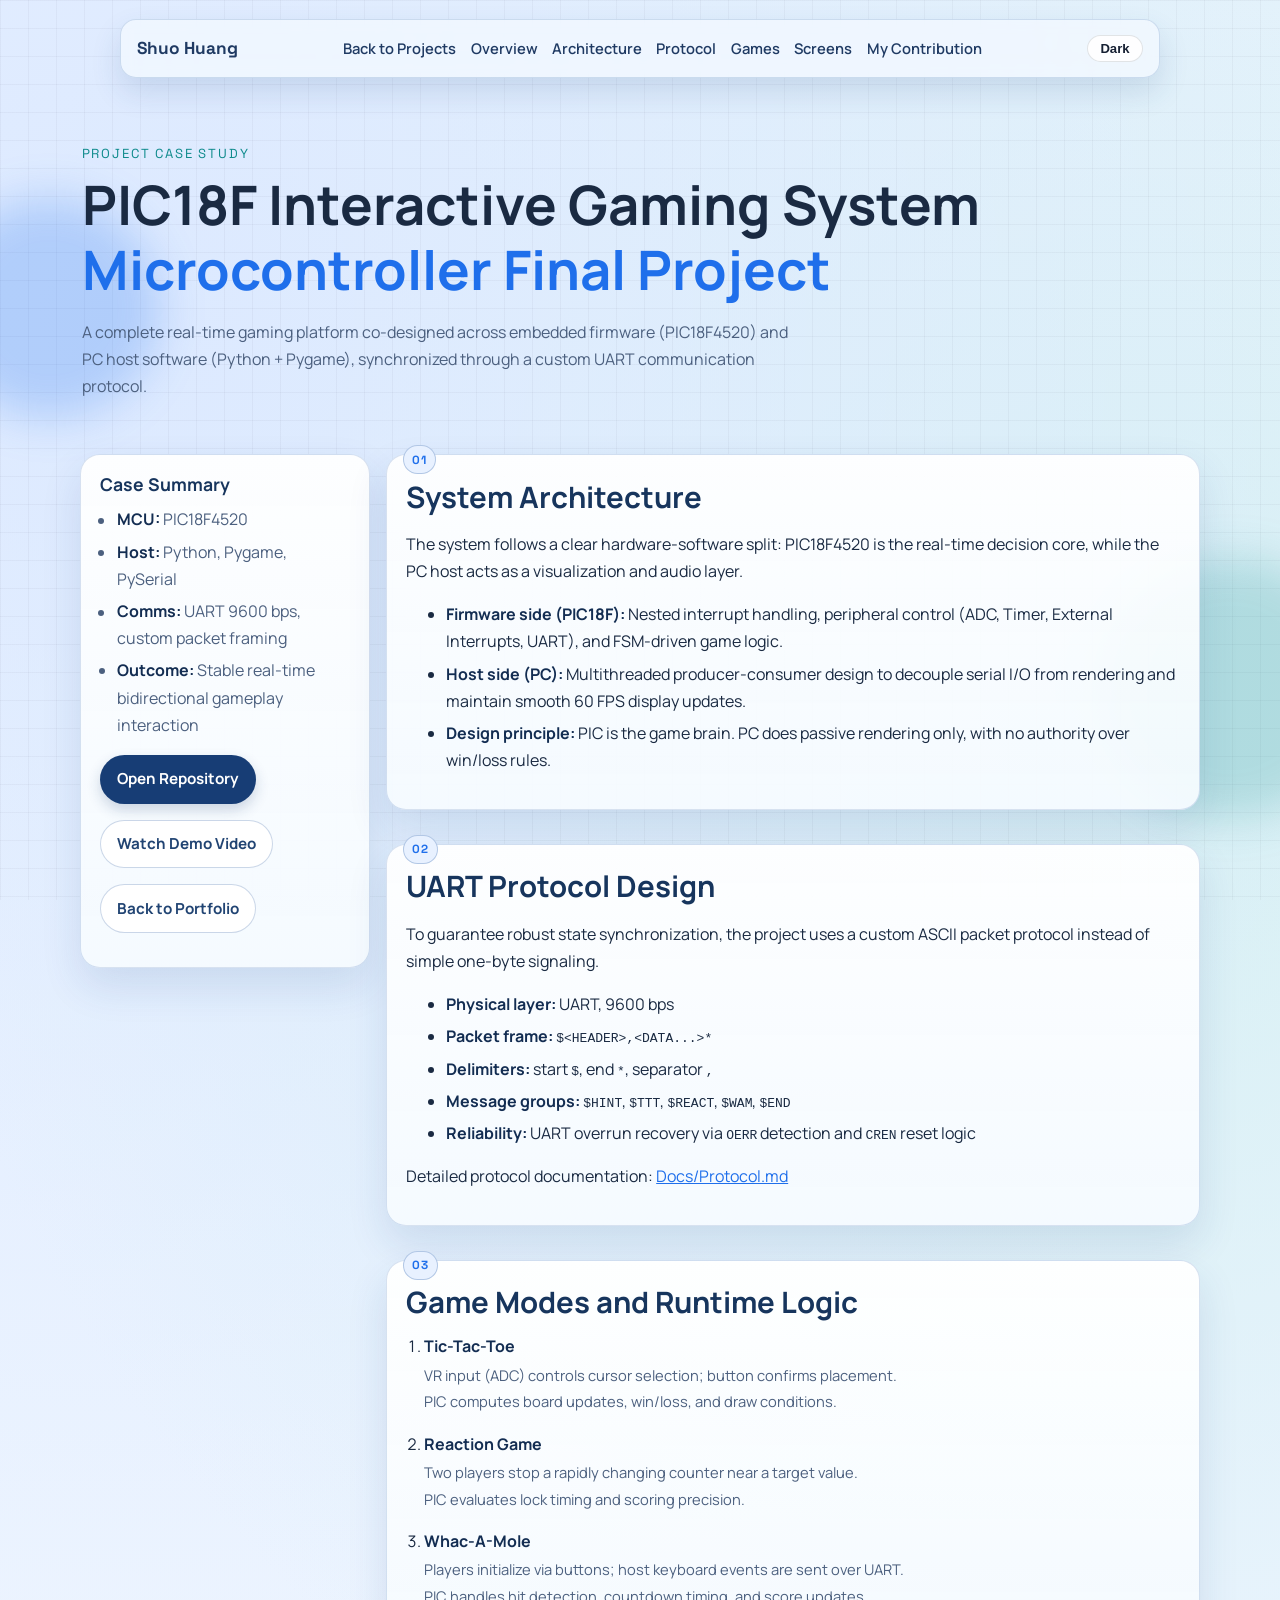
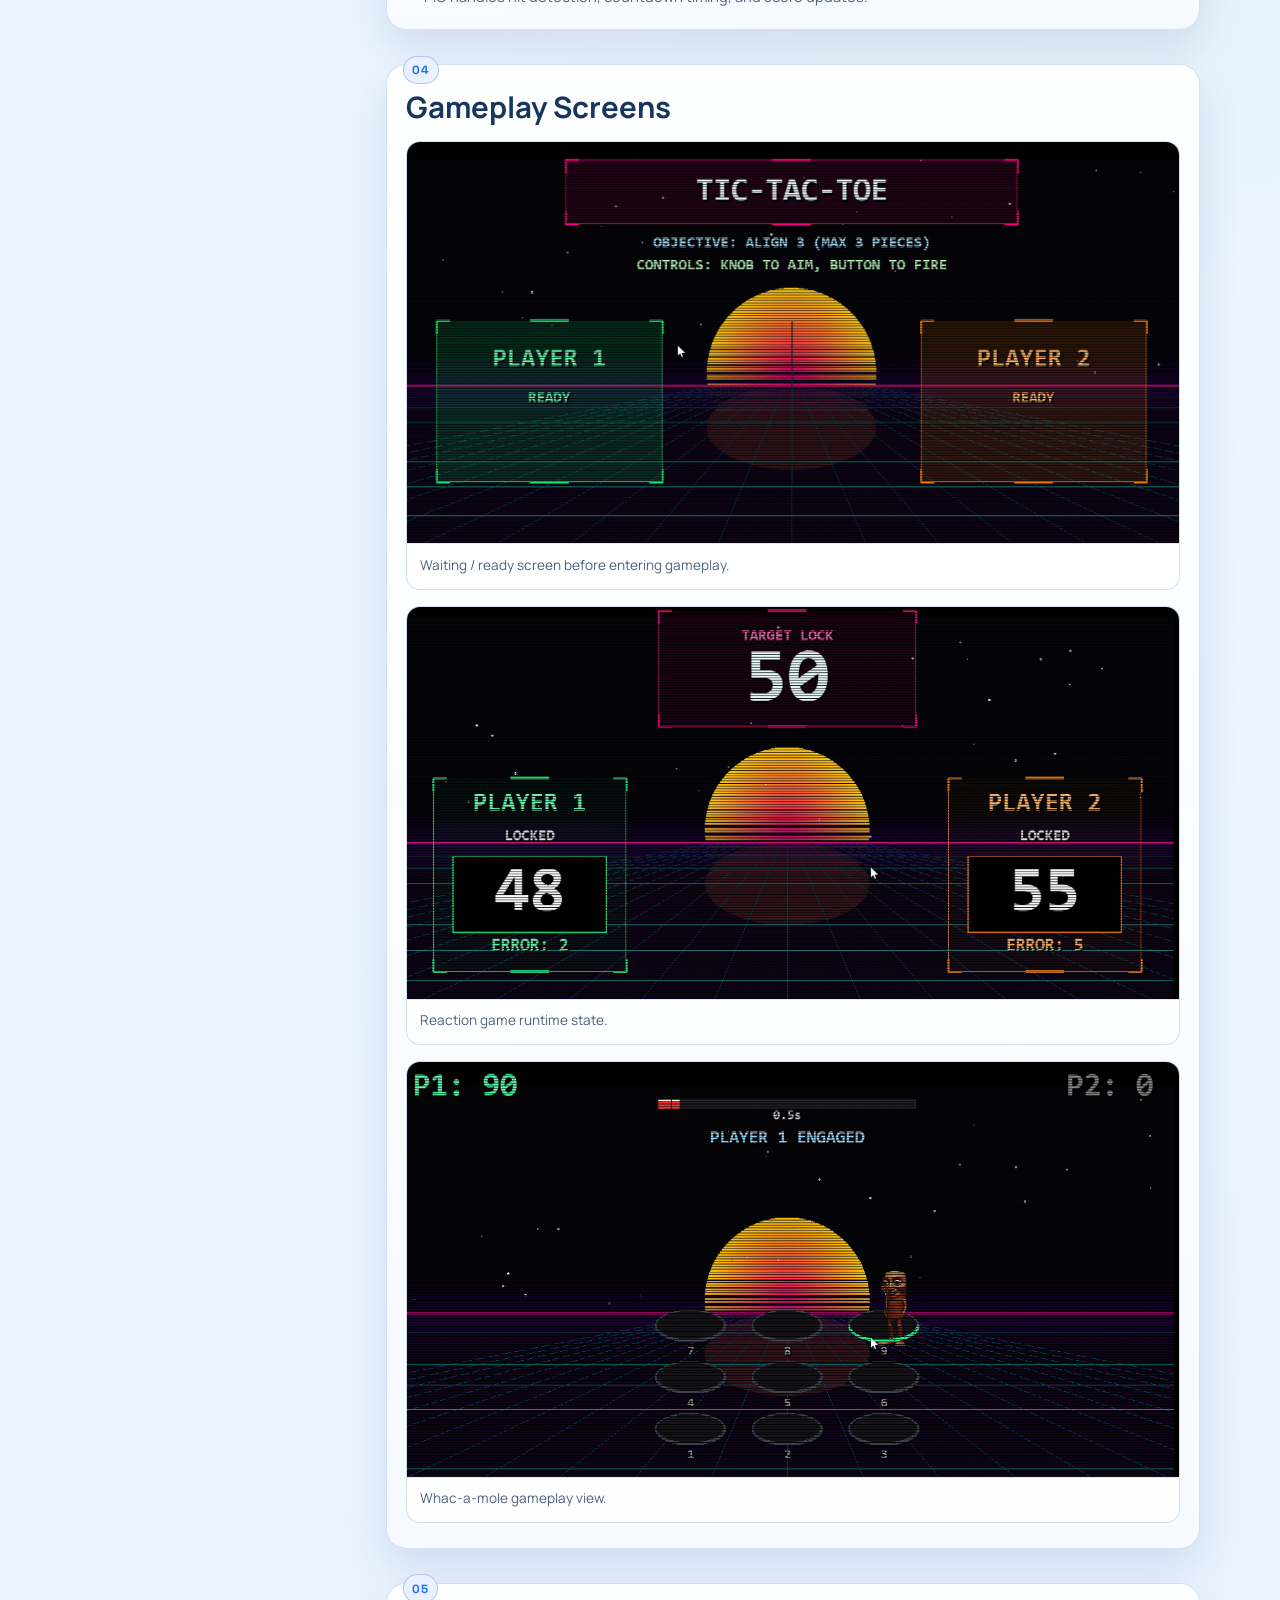
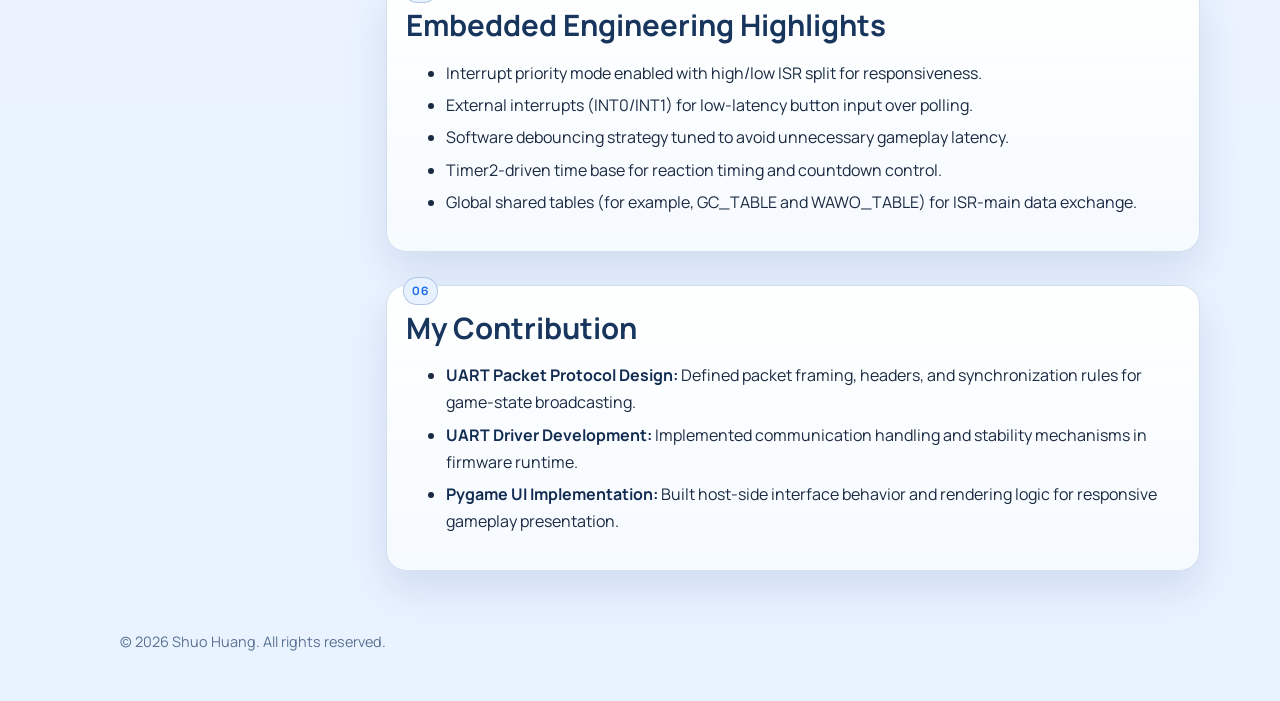
<file: projects/pic18f-gaming-system.html>
<!doctype html>
<html lang="en">
  <head>
    <meta charset="UTF-8" />
    <meta name="viewport" content="width=device-width, initial-scale=1.0" />
    <title>Project Case Study | PIC18F Interactive Gaming System</title>
    <meta
      name="description"
      content="Case study: PIC18F4520 + Python Pygame interactive gaming system with custom UART protocol and real-time MCU-PC integration."
    />
    <link rel="preconnect" href="https://fonts.googleapis.com" />
    <link rel="preconnect" href="https://fonts.gstatic.com" crossorigin />
    <link
      href="https://fonts.googleapis.com/css2?family=Manrope:wght@400;500;700;800&family=Space+Grotesk:wght@500;700&display=swap"
      rel="stylesheet"
    />
    <link rel="stylesheet" href="../styles.css" />
  </head>
  <body class="project-page">
    <div class="bg-shape bg-shape-1" aria-hidden="true"></div>
    <div class="bg-shape bg-shape-2" aria-hidden="true"></div>
    <div class="bg-grid" aria-hidden="true"></div>

    <header class="site-header container">
      <a class="logo" href="../index.html">Shuo Huang</a>
      <nav class="site-nav" aria-label="Project Navigation">
        <a href="../index.html#projects">Back to Projects</a>
        <a href="#overview">Overview</a>
        <a href="#architecture">Architecture</a>
        <a href="#protocol">Protocol</a>
        <a href="#games">Games</a>
        <a href="#screens">Screens</a>
        <a href="#contribution">My Contribution</a>
      </nav>
    </header>

    <main class="container case-study-main">
      <section class="hero reveal" id="overview">
        <p class="eyebrow">PROJECT CASE STUDY</p>
        <h1>
          PIC18F Interactive Gaming System
          <span class="highlight">Microcontroller Final Project</span>
        </h1>
        <p class="hero-subtitle">
          A complete real-time gaming platform co-designed across embedded firmware (PIC18F4520) and PC host software
          (Python + Pygame), synchronized through a custom UART communication protocol.
        </p>
      </section>

      <div class="case-layout">
        <aside class="card reveal case-aside">
          <h2>Case Summary</h2>
          <ul class="contact-list">
            <li><strong>MCU:</strong> PIC18F4520</li>
            <li><strong>Host:</strong> Python, Pygame, PySerial</li>
            <li><strong>Comms:</strong> UART 9600 bps, custom packet framing</li>
            <li><strong>Outcome:</strong> Stable real-time bidirectional gameplay interaction</li>
          </ul>
          <p class="project-actions">
            <a class="btn btn-primary" href="https://github.com/F64116045/2025_Microcontroller_Final_Proj" target="_blank" rel="noreferrer">Open Repository</a>
          </p>
          <p class="project-actions">
            <a class="btn btn-secondary" href="https://youtu.be/KkOgY3i2P5E?si=V11hNVUlSkZitN6m" target="_blank" rel="noreferrer">Watch Demo Video</a>
          </p>
          <p class="project-actions">
            <a class="btn btn-secondary" href="../index.html#projects">Back to Portfolio</a>
          </p>
        </aside>

        <div class="case-content">
          <section class="card reveal case-section" id="architecture" data-step="01">
            <h2>System Architecture</h2>
            <p>
              The system follows a clear hardware-software split: PIC18F4520 is the real-time decision core,
              while the PC host acts as a visualization and audio layer.
            </p>
            <ul>
              <li><strong>Firmware side (PIC18F):</strong> Nested interrupt handling, peripheral control (ADC, Timer, External Interrupts, UART), and FSM-driven game logic.</li>
              <li><strong>Host side (PC):</strong> Multithreaded producer-consumer design to decouple serial I/O from rendering and maintain smooth 60 FPS display updates.</li>
              <li><strong>Design principle:</strong> PIC is the game brain. PC does passive rendering only, with no authority over win/loss rules.</li>
            </ul>
          </section>

          <section class="card reveal case-section" id="protocol" data-step="02">
            <h2>UART Protocol Design</h2>
            <p>
              To guarantee robust state synchronization, the project uses a custom ASCII packet protocol instead of
              simple one-byte signaling.
            </p>
            <ul>
              <li><strong>Physical layer:</strong> UART, 9600 bps</li>
              <li><strong>Packet frame:</strong> <code>$&lt;HEADER&gt;,&lt;DATA...&gt;*</code></li>
              <li><strong>Delimiters:</strong> start <code>$</code>, end <code>*</code>, separator <code>,</code></li>
              <li><strong>Message groups:</strong> <code>$HINT</code>, <code>$TTT</code>, <code>$REACT</code>, <code>$WAM</code>, <code>$END</code></li>
              <li><strong>Reliability:</strong> UART overrun recovery via <code>OERR</code> detection and <code>CREN</code> reset logic</li>
            </ul>
            <p>
              Detailed protocol documentation:
              <a href="https://github.com/F64116045/2025_Microcontroller_Final_Proj/blob/main/Docs/Protocol.md" target="_blank" rel="noreferrer">
                Docs/Protocol.md
              </a>
            </p>
          </section>

          <section class="card reveal case-section" id="games" data-step="03">
            <h2>Game Modes and Runtime Logic</h2>
            <ol class="timeline">
              <li>
                <strong>Tic-Tac-Toe</strong>
                <p>VR input (ADC) controls cursor selection; button confirms placement.</p>
                <p>PIC computes board updates, win/loss, and draw conditions.</p>
              </li>
              <li>
                <strong>Reaction Game</strong>
                <p>Two players stop a rapidly changing counter near a target value.</p>
                <p>PIC evaluates lock timing and scoring precision.</p>
              </li>
              <li>
                <strong>Whac-A-Mole</strong>
                <p>Players initialize via buttons; host keyboard events are sent over UART.</p>
                <p>PIC handles hit detection, countdown timing, and score updates.</p>
              </li>
            </ol>
          </section>

          <section class="card reveal case-section" id="screens" data-step="04">
            <h2>Gameplay Screens</h2>
            <figure class="architecture-figure">
              <img src="./pic18-waiting.png" alt="PIC18 waiting and lobby screen." />
              <figcaption>Waiting / ready screen before entering gameplay.</figcaption>
            </figure>
            <figure class="architecture-figure">
              <img src="./pic18-reaction.png" alt="PIC18 reaction game screen." />
              <figcaption>Reaction game runtime state.</figcaption>
            </figure>
            <figure class="architecture-figure">
              <img src="./pic18-whac-a-mole.png" alt="PIC18 whac-a-mole game screen." />
              <figcaption>Whac-a-mole gameplay view.</figcaption>
            </figure>
          </section>

          <section class="card reveal case-section" data-step="05">
            <h2>Embedded Engineering Highlights</h2>
            <ul>
              <li>Interrupt priority mode enabled with high/low ISR split for responsiveness.</li>
              <li>External interrupts (INT0/INT1) for low-latency button input over polling.</li>
              <li>Software debouncing strategy tuned to avoid unnecessary gameplay latency.</li>
              <li>Timer2-driven time base for reaction timing and countdown control.</li>
              <li>Global shared tables (for example, GC_TABLE and WAWO_TABLE) for ISR-main data exchange.</li>
            </ul>
          </section>

          <section class="card reveal case-section" id="contribution" data-step="06">
            <h2>My Contribution</h2>
            <ul>
              <li><strong>UART Packet Protocol Design:</strong> Defined packet framing, headers, and synchronization rules for game-state broadcasting.</li>
              <li><strong>UART Driver Development:</strong> Implemented communication handling and stability mechanisms in firmware runtime.</li>
              <li><strong>Pygame UI Implementation:</strong> Built host-side interface behavior and rendering logic for responsive gameplay presentation.</li>
            </ul>
          </section>

        </div>
      </div>
    </main>

    <footer class="site-footer container">
      <p>&copy; <span id="year"></span> Shuo Huang. All rights reserved.</p>
    </footer>

    <script src="../script.js"></script>
  </body>
</html>
</file>
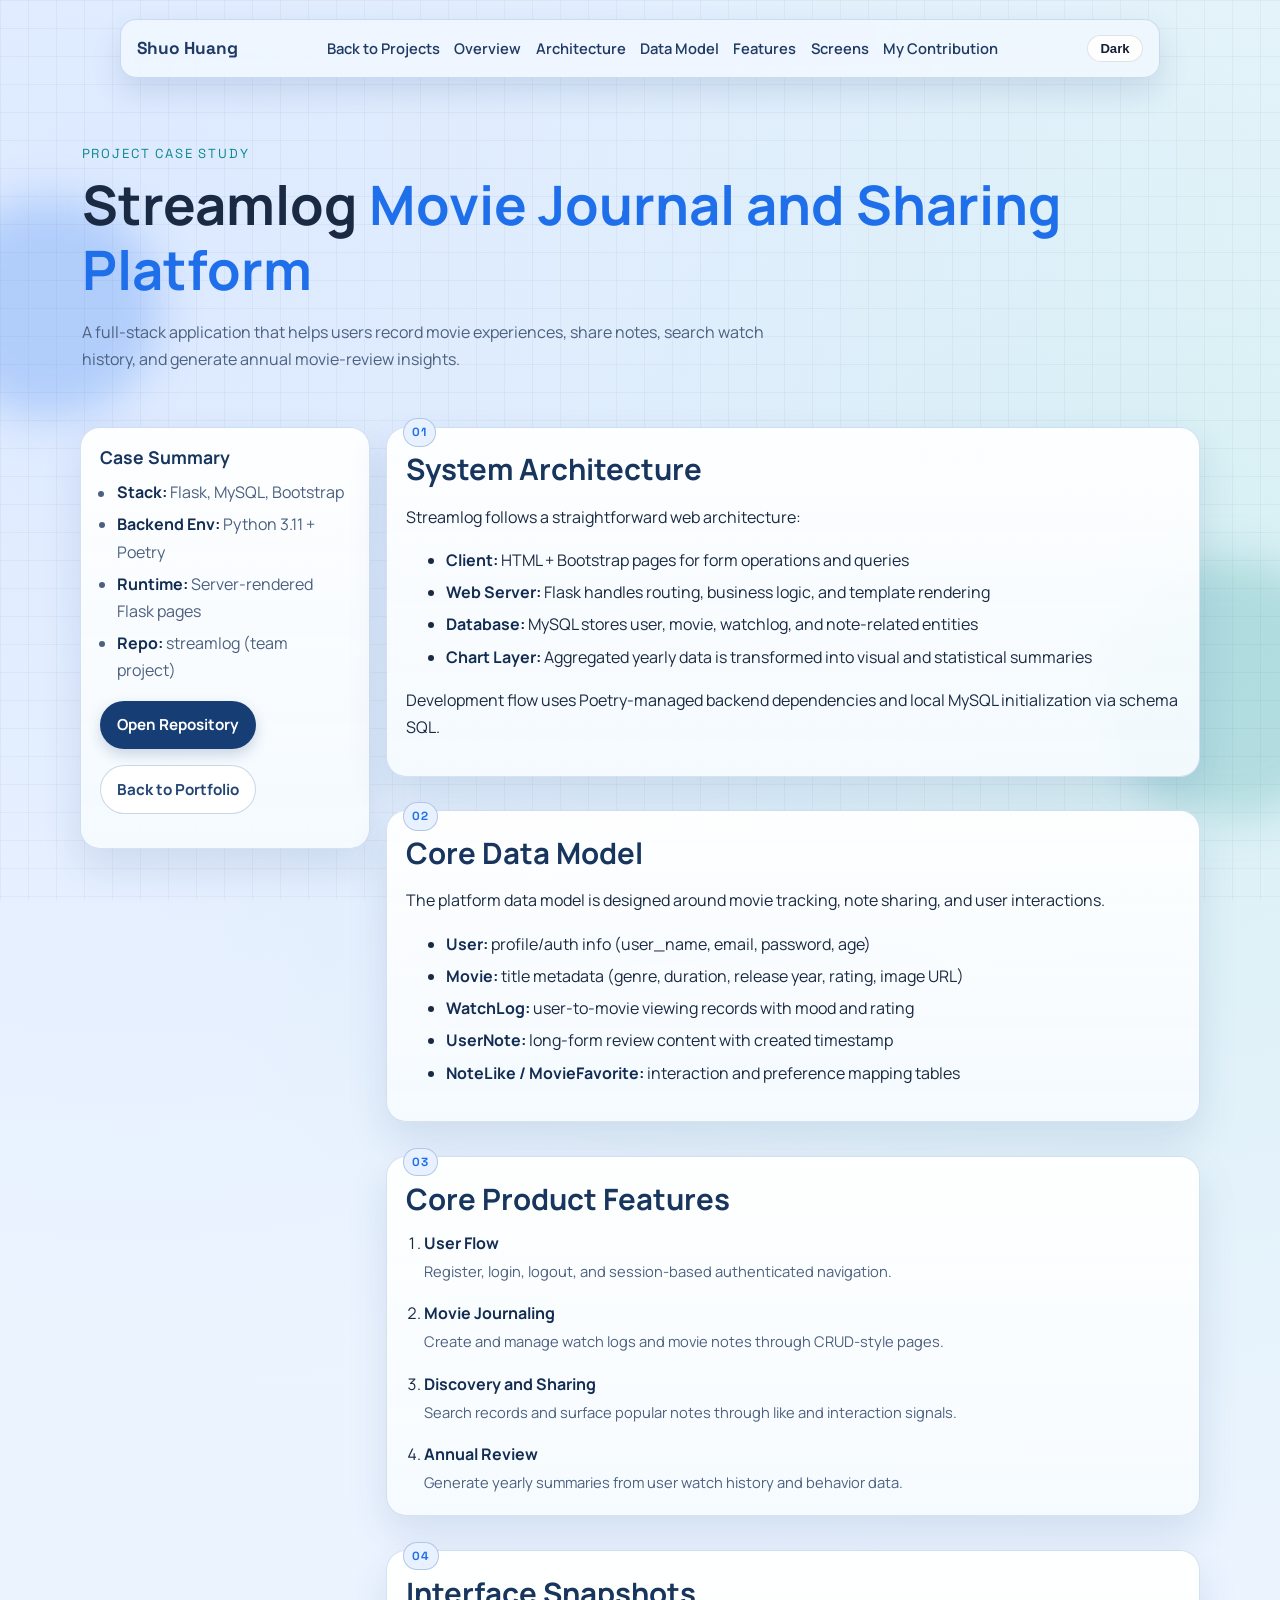
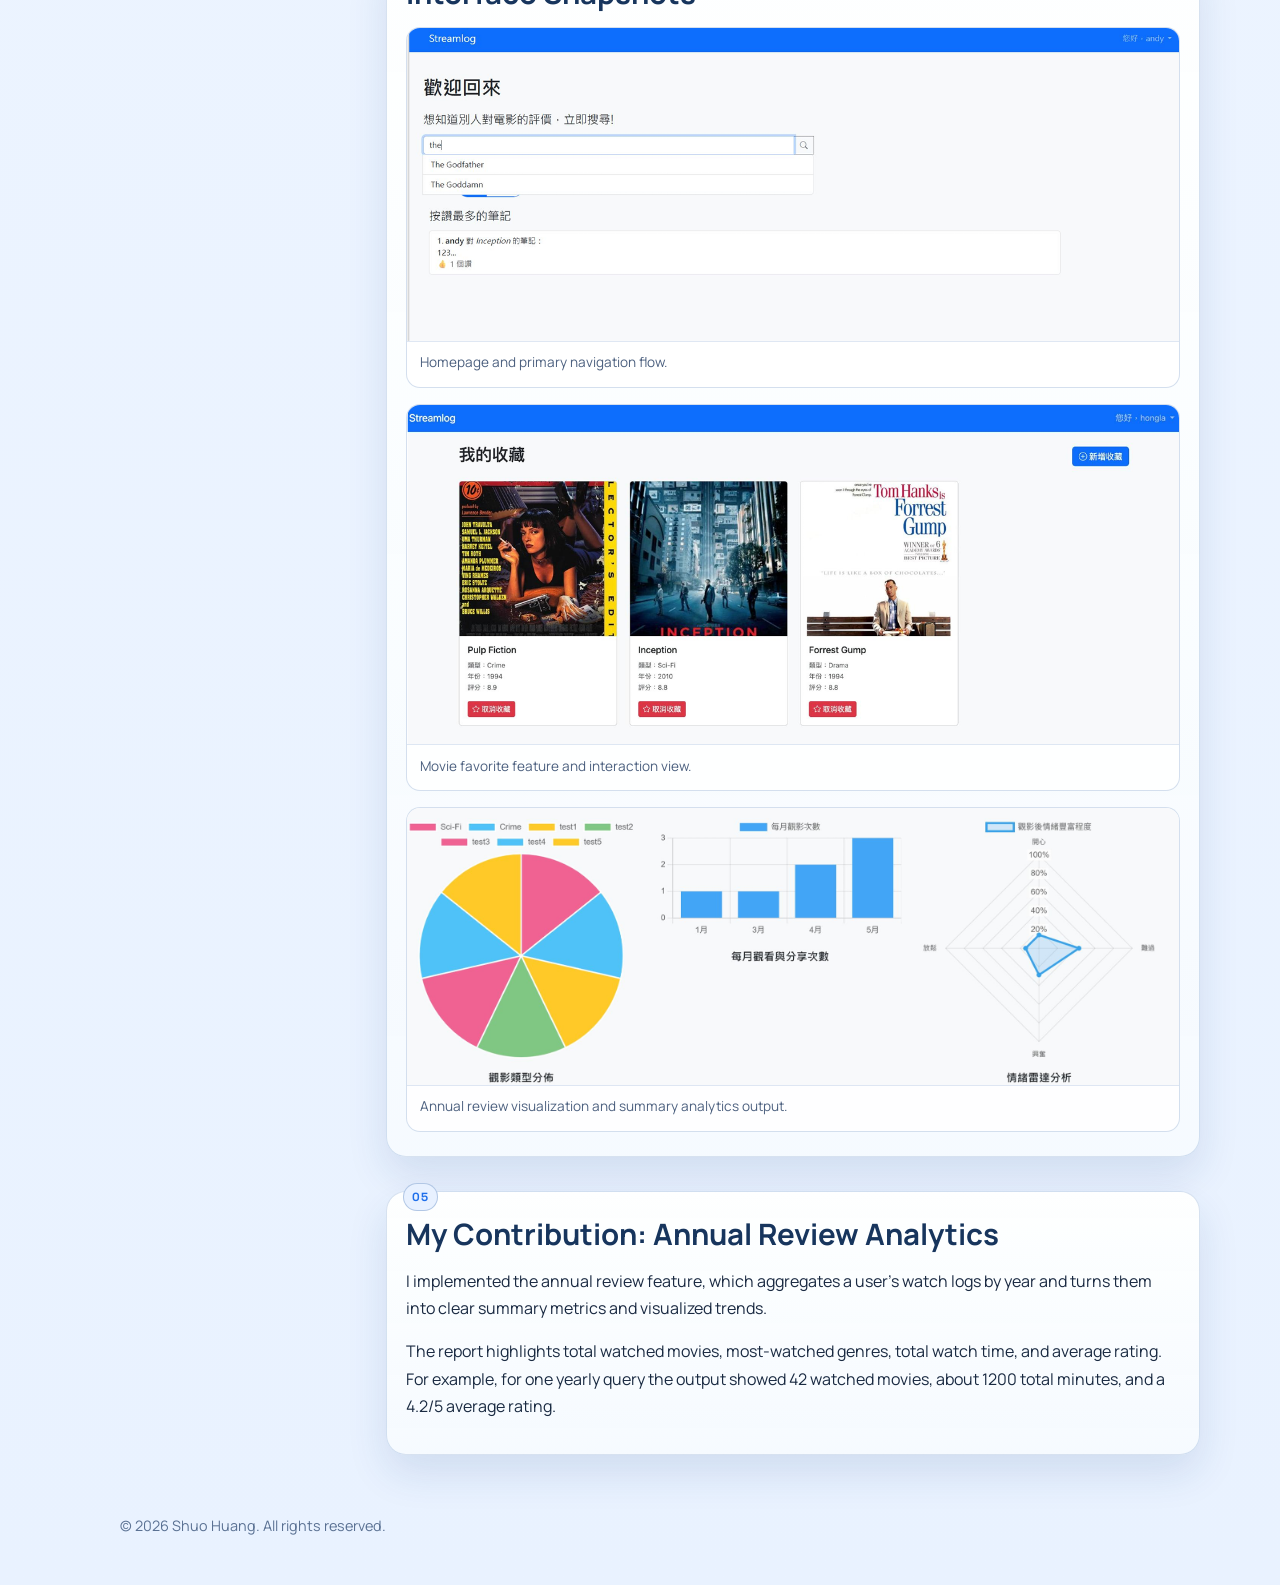
<file: projects/streamlog.html>
<!doctype html>
<html lang="en">
  <head>
    <meta charset="UTF-8" />
    <meta name="viewport" content="width=device-width, initial-scale=1.0" />
    <title>Project Case Study | Streamlog</title>
    <meta
      name="description"
      content="Case study: Streamlog movie journaling and sharing platform built with Flask, MySQL, and server-rendered frontend architecture."
    />
    <link rel="preconnect" href="https://fonts.googleapis.com" />
    <link rel="preconnect" href="https://fonts.gstatic.com" crossorigin />
    <link
      href="https://fonts.googleapis.com/css2?family=Manrope:wght@400;500;700;800&family=Space+Grotesk:wght@500;700&display=swap"
      rel="stylesheet"
    />
    <link rel="stylesheet" href="../styles.css" />
  </head>
  <body class="project-page">
    <div class="bg-shape bg-shape-1" aria-hidden="true"></div>
    <div class="bg-shape bg-shape-2" aria-hidden="true"></div>
    <div class="bg-grid" aria-hidden="true"></div>

    <header class="site-header container">
      <a class="logo" href="../index.html">Shuo Huang</a>
      <nav class="site-nav" aria-label="Project Navigation">
        <a href="../index.html#projects">Back to Projects</a>
        <a href="#overview">Overview</a>
        <a href="#architecture">Architecture</a>
        <a href="#database">Data Model</a>
        <a href="#features">Features</a>
        <a href="#screens">Screens</a>
        <a href="#contribution">My Contribution</a>
      </nav>
    </header>

    <main class="container case-study-main">
      <section class="hero reveal" id="overview">
        <p class="eyebrow">PROJECT CASE STUDY</p>
        <h1>
          Streamlog
          <span class="highlight">Movie Journal and Sharing Platform</span>
        </h1>
        <p class="hero-subtitle">
          A full-stack application that helps users record movie experiences, share notes, search watch history,
          and generate annual movie-review insights.
        </p>
      </section>

      <div class="case-layout">
        <aside class="card reveal case-aside">
          <h2>Case Summary</h2>
          <ul class="contact-list">
            <li><strong>Stack:</strong> Flask, MySQL, Bootstrap</li>
            <li><strong>Backend Env:</strong> Python 3.11 + Poetry</li>
            <li><strong>Runtime:</strong> Server-rendered Flask pages</li>
            <li><strong>Repo:</strong> streamlog (team project)</li>
          </ul>
          <p class="project-actions">
            <a class="btn btn-primary" href="https://github.com/1109lun/streamlog" target="_blank" rel="noreferrer">Open Repository</a>
          </p>
          <p class="project-actions">
            <a class="btn btn-secondary" href="../index.html#projects">Back to Portfolio</a>
          </p>
        </aside>

        <div class="case-content">
          <section class="card reveal case-section" id="architecture" data-step="01">
            <h2>System Architecture</h2>
            <p>
              Streamlog follows a straightforward web architecture:
            </p>
            <ul>
              <li><strong>Client:</strong> HTML + Bootstrap pages for form operations and queries</li>
              <li><strong>Web Server:</strong> Flask handles routing, business logic, and template rendering</li>
              <li><strong>Database:</strong> MySQL stores user, movie, watchlog, and note-related entities</li>
              <li><strong>Chart Layer:</strong> Aggregated yearly data is transformed into visual and statistical summaries</li>
            </ul>
            <p>
              Development flow uses Poetry-managed backend dependencies and local MySQL initialization via schema SQL.
            </p>
          </section>

          <section class="card reveal case-section" id="database" data-step="02">
            <h2>Core Data Model</h2>
            <p>
              The platform data model is designed around movie tracking, note sharing, and user interactions.
            </p>
            <ul>
              <li><strong>User:</strong> profile/auth info (user_name, email, password, age)</li>
              <li><strong>Movie:</strong> title metadata (genre, duration, release year, rating, image URL)</li>
              <li><strong>WatchLog:</strong> user-to-movie viewing records with mood and rating</li>
              <li><strong>UserNote:</strong> long-form review content with created timestamp</li>
              <li><strong>NoteLike / MovieFavorite:</strong> interaction and preference mapping tables</li>
            </ul>
          </section>

          <section class="card reveal case-section" id="features" data-step="03">
            <h2>Core Product Features</h2>
            <ol class="timeline">
              <li>
                <strong>User Flow</strong>
                <p>Register, login, logout, and session-based authenticated navigation.</p>
              </li>
              <li>
                <strong>Movie Journaling</strong>
                <p>Create and manage watch logs and movie notes through CRUD-style pages.</p>
              </li>
              <li>
                <strong>Discovery and Sharing</strong>
                <p>Search records and surface popular notes through like and interaction signals.</p>
              </li>
              <li>
                <strong>Annual Review</strong>
                <p>Generate yearly summaries from user watch history and behavior data.</p>
              </li>
            </ol>
          </section>

          <section class="card reveal case-section" id="screens" data-step="04">
            <h2>Interface Snapshots</h2>
            <figure class="architecture-figure">
              <img src="./streamlog-home.png" alt="Streamlog homepage interface." />
              <figcaption>Homepage and primary navigation flow.</figcaption>
            </figure>
            <figure class="architecture-figure">
              <img src="./streamlog-favorite.png" alt="Streamlog favorite feature interface." />
              <figcaption>Movie favorite feature and interaction view.</figcaption>
            </figure>
            <figure class="architecture-figure">
              <img src="./streamlog-visualization.png" alt="Streamlog annual visualization dashboard." />
              <figcaption>Annual review visualization and summary analytics output.</figcaption>
            </figure>
          </section>

          <section class="card reveal case-section" id="contribution" data-step="05">
            <h2>My Contribution: Annual Review Analytics</h2>
            <p>
              I implemented the annual review feature, which aggregates a user's watch logs by year and turns them into
              clear summary metrics and visualized trends.
            </p>
            <p>
              The report highlights total watched movies, most-watched genres, total watch time, and average rating.
              For example, for one yearly query the output showed 42 watched movies, about 1200 total minutes, and a
              4.2/5 average rating.
            </p>
          </section>
        </div>
      </div>
    </main>

    <footer class="site-footer container">
      <p>&copy; <span id="year"></span> Shuo Huang. All rights reserved.</p>
    </footer>

    <script src="../script.js"></script>
  </body>
</html>
</file>
<file: styles.css>
:root {
  --bg: #f3f8ff;
  --bg-soft: #e8f0ff;
  --ink: #162033;
  --ink-soft: #3d4d67;
  --accent: #1f6feb;
  --accent-2: #0f8b8d;
  --card: rgba(255, 255, 255, 0.82);
  --stroke: rgba(22, 32, 51, 0.12);
  --shadow: 0 22px 44px rgba(15, 32, 66, 0.12);
}

* {
  box-sizing: border-box;
}

html {
  scroll-behavior: smooth;
}

body {
  margin: 0;
  font-family: "Manrope", sans-serif;
  color: var(--ink);
  background: radial-gradient(circle at 12% 10%, #dce9ff 0%, transparent 40%),
    radial-gradient(circle at 90% 20%, #d6f3f0 0%, transparent 42%),
    linear-gradient(180deg, var(--bg) 0%, #edf4ff 100%);
  min-height: 100vh;
  line-height: 1.7;
}

.container {
  width: min(1040px, calc(100% - 2.4rem));
  margin: 0 auto;
}

.bg-grid {
  position: fixed;
  inset: 0;
  background-image: linear-gradient(to right, rgba(40, 46, 54, 0.04) 1px, transparent 1px),
    linear-gradient(to bottom, rgba(40, 46, 54, 0.04) 1px, transparent 1px);
  background-size: 28px 28px;
  pointer-events: none;
  z-index: -3;
}

.bg-shape {
  position: fixed;
  border-radius: 50%;
  filter: blur(22px);
  pointer-events: none;
  z-index: -2;
}

.bg-shape-1 {
  width: 220px;
  height: 220px;
  left: -60px;
  top: 22%;
  background: rgba(31, 111, 235, 0.23);
}

.bg-shape-2 {
  width: 260px;
  height: 260px;
  right: -80px;
  top: 62%;
  background: rgba(15, 139, 141, 0.2);
}

.site-header {
  margin-top: 1.2rem;
  padding: 0.85rem 1rem;
  border: 1px solid var(--stroke);
  border-radius: 16px;
  background: rgba(255, 255, 255, 0.68);
  backdrop-filter: blur(6px);
  display: flex;
  justify-content: space-between;
  align-items: center;
  position: sticky;
  top: 0.9rem;
  z-index: 10;
}

.logo {
  font-family: "Space Grotesk", sans-serif;
  text-decoration: none;
  color: var(--ink);
  font-size: 1.08rem;
  font-weight: 700;
}

.site-nav {
  display: flex;
  gap: 0.9rem;
  flex-wrap: wrap;
}

.site-nav a {
  text-decoration: none;
  color: var(--ink-soft);
  font-weight: 600;
  font-size: 0.92rem;
}

.site-nav a:hover {
  color: var(--accent);
}

.theme-toggle {
  border: 1px solid var(--stroke);
  background: rgba(255, 255, 255, 0.9);
  color: var(--ink);
  border-radius: 999px;
  padding: 0.38rem 0.78rem;
  font-size: 0.82rem;
  font-weight: 700;
  cursor: pointer;
  line-height: 1;
}

.theme-toggle:hover {
  border-color: #a9c5ef;
  background: #f4f8ff;
}

main {
  padding: 2.2rem 0 2.8rem;
}

.hero {
  padding: 2rem 0.2rem;
}

.eyebrow {
  margin: 0;
  font-family: "Space Grotesk", sans-serif;
  letter-spacing: 0.14em;
  color: var(--accent-2);
  font-size: 0.82rem;
}

h1,
h2,
h3 {
  margin: 0;
  line-height: 1.2;
}

h1 {
  font-size: clamp(2rem, 4.4vw, 3.4rem);
  margin-top: 0.4rem;
}

h2 {
  font-size: clamp(1.35rem, 2.3vw, 2rem);
}

.highlight {
  color: var(--accent);
}

.hero-subtitle {
  color: var(--ink-soft);
  max-width: 720px;
}

.hero-meta {
  list-style: none;
  padding: 0;
  margin: 0.6rem 0 0;
  display: flex;
  gap: 0.8rem;
  flex-wrap: wrap;
}

.hero-meta li {
  border: 1px solid var(--stroke);
  background: rgba(255, 255, 255, 0.88);
  border-radius: 999px;
  padding: 0.35rem 0.8rem;
  font-size: 0.88rem;
}

.hero-actions {
  margin-top: 1.1rem;
  display: flex;
  gap: 0.75rem;
  flex-wrap: wrap;
}

.btn {
  display: inline-block;
  text-decoration: none;
  border-radius: 999px;
  font-weight: 700;
  font-size: 0.95rem;
  padding: 0.65rem 1rem;
  border: 1px solid transparent;
  transition: transform 0.18s ease, box-shadow 0.18s ease, background-color 0.18s ease, color 0.18s ease,
    border-color 0.18s ease;
}

.btn:hover {
  transform: translateY(-1px);
  text-decoration: none;
}

.btn-primary {
  background: #173d75;
  color: #fff;
  box-shadow: 0 6px 14px rgba(23, 61, 117, 0.2);
}

.btn-primary:hover {
  background: #1f4a8c;
  color: #fff;
}

.btn-secondary {
  background: rgba(255, 255, 255, 0.9);
  border-color: var(--stroke);
  color: var(--ink);
}

.btn-secondary:hover {
  background: #f4f8ff;
  border-color: #a9c5ef;
  color: #1f3a63;
}

.card {
  border: 1px solid var(--stroke);
  border-radius: 20px;
  background: var(--card);
  padding: 1.2rem 1.2rem 1.15rem;
  box-shadow: var(--shadow);
  margin-top: 1.15rem;
}

.chip-group {
  margin-top: 0.75rem;
  display: flex;
  flex-wrap: wrap;
  gap: 0.55rem;
}

.chip {
  font-size: 0.86rem;
  border: 1px solid var(--stroke);
  background: #fff;
  border-radius: 999px;
  padding: 0.32rem 0.72rem;
}

.section-title-row {
  margin-top: 1.15rem;
  display: flex;
  justify-content: space-between;
  align-items: baseline;
  gap: 0.7rem;
}

.section-note {
  font-size: 0.84rem;
  color: var(--ink-soft);
}

.projects-subtitle {
  margin: 0.8rem 0 0.2rem;
  font-size: 1rem;
  color: var(--ink);
}

.additional-title {
  margin-top: 1.1rem;
}

.project-grid {
  margin-top: 0.75rem;
  display: grid;
  grid-template-columns: repeat(2, minmax(0, 1fr));
  gap: 0.9rem;
}

.featured-projects {
  gap: 1rem;
}

.additional-projects {
  gap: 0.9rem;
}

.featured-card {
  border-width: 1.5px;
  box-shadow: 0 18px 34px rgba(20, 41, 73, 0.14);
}

.project-grid-single {
  grid-template-columns: 1fr;
}

.project-card {
  border-radius: 18px;
  border: 1px solid var(--stroke);
  background: rgba(255, 255, 255, 0.78);
  padding: 1rem;
  display: flex;
  flex-direction: column;
  gap: 0.5rem;
}

.project-card-featured {
  padding: 1.2rem;
}

.project-card h3 {
  font-size: 1.08rem;
}

.project-preview {
  width: 100%;
  border-radius: 12px;
  border: 1px solid var(--stroke);
  overflow: hidden;
  background: #eef3ff;
  margin-bottom: 0.2rem;
}

.project-preview img {
  width: 100%;
  aspect-ratio: 16 / 9;
  object-fit: contain;
  background: #f6f9ff;
  display: block;
}

.project-subtitle {
  margin-top: 0.25rem;
  font-weight: 700;
  color: var(--accent-2);
}

.project-card p,
.project-card li,
.timeline li p {
  color: var(--ink-soft);
  font-size: 0.92rem;
}

.project-summary {
  margin: 0;
}

.project-tags {
  display: flex;
  flex-wrap: wrap;
  gap: 0.45rem;
  margin-top: 0.1rem;
}

.tag {
  display: inline-flex;
  align-items: center;
  gap: 0.35rem;
  border: 1px solid var(--stroke);
  background: rgba(255, 255, 255, 0.9);
  border-radius: 999px;
  padding: 0.22rem 0.62rem;
  font-size: 0.78rem;
  color: var(--ink-soft);
  font-weight: 700;
}

.tag-dot {
  width: 0.42rem;
  height: 0.42rem;
  border-radius: 999px;
  background: var(--accent-2);
  opacity: 0.8;
}

.project-links {
  margin-top: auto;
  padding-top: 0.45rem;
  display: flex;
  flex-wrap: wrap;
  gap: 0.5rem;
}

.additional-projects .project-card {
  background: rgba(250, 252, 255, 0.5);
  padding: 0.95rem;
  gap: 0.45rem;
  border-color: rgba(22, 32, 51, 0.08);
  box-shadow: 0 10px 20px rgba(15, 32, 66, 0.06);
}

.additional-projects .project-subtitle,
.additional-projects .project-summary {
  color: #6e8098;
}

.additional-projects .project-preview {
  margin-bottom: 0.05rem;
}

.additional-projects .project-card h3 {
  font-size: 1rem;
}

.additional-projects .project-summary {
  font-size: 0.88rem;
}

.additional-projects .project-links {
  padding-top: 0.2rem;
}

.additional-projects .tag {
  background: rgba(255, 255, 255, 0.68);
  border-color: rgba(22, 32, 51, 0.1);
  color: #6e8098;
}

.additional-projects .tag-dot {
  opacity: 0.55;
}

.additional-projects .btn-primary {
  background: rgba(255, 255, 255, 0.9);
  border-color: var(--stroke);
  color: var(--ink);
}

.additional-projects .btn-primary:hover {
  background: #f4f8ff;
  border-color: #a9c5ef;
  color: #1f3a63;
}

.project-card-mini {
  display: flex;
  flex-direction: column;
  gap: 0.45rem;
}

.project-card-mini .project-preview {
  margin: 0 0 0.1rem;
  height: auto;
  border-radius: 12px;
}

.project-card-mini .project-preview img {
  aspect-ratio: 16 / 9;
  height: auto;
  object-fit: contain;
}

.project-card-mini .project-summary {
  margin-top: 0.05rem;
}

.project-card-mini .project-tags {
  gap: 0.35rem;
}

.project-card-mini .tag {
  padding: 0.2rem 0.55rem;
  font-size: 0.74rem;
}

.project-card-mini .project-links {
  padding-top: 0.1rem;
}

.project-card-mini .btn {
  font-size: 0.86rem;
  padding: 0.5rem 0.8rem;
}

.timeline ul {
  margin: 0.65rem 0 0;
  padding-left: 1.1rem;
}

.project-actions {
  margin-top: 1rem;
}

.timeline {
  margin: 0.8rem 0 0;
  padding-left: 1.1rem;
  display: grid;
  gap: 0.9rem;
}

.timeline li p {
  margin: 0.12rem 0;
}

.contact-list {
  margin: 0.7rem 0 0;
  padding-left: 1.05rem;
}

.contact-list li {
  margin: 0.28rem 0;
}

.project-page .site-header {
  margin-bottom: 1.1rem;
  background: rgba(242, 248, 255, 0.82);
  border-color: rgba(37, 88, 158, 0.18);
  box-shadow: 0 14px 30px rgba(36, 76, 132, 0.14);
}

.case-study-main {
  padding-top: 0.8rem;
  padding-bottom: 2.8rem;
  width: min(1120px, calc(100% - 2.4rem));
}

.case-study-main .card ul li {
  margin-bottom: 0.32rem;
}

.project-page {
  background: radial-gradient(circle at 10% 8%, #dce9ff 0%, transparent 36%),
    radial-gradient(circle at 88% 18%, #d6f0f3 0%, transparent 36%),
    linear-gradient(180deg, #eef5ff 0%, #e9f2ff 100%);
  color: #1a2a42;
}

.project-page .logo,
.project-page .site-nav a {
  color: #1f3a63;
}

.project-page .site-nav a:hover {
  color: #1f6feb;
}

.project-page .hero {
  padding: 2.2rem 0.1rem 1.2rem;
}

.project-page .hero-subtitle,
.project-page .section-note,
.project-page .timeline li p,
.project-page .project-card p,
.project-page .project-card li,
.project-page .contact-list li,
.project-page .architecture-figure figcaption {
  color: #4c607f;
}

.project-page .hero-meta li,
.project-page .chip {
  background: rgba(255, 255, 255, 0.92);
  border-color: rgba(38, 90, 160, 0.18);
  color: #2b4670;
}

.project-page .card {
  background: linear-gradient(180deg, rgba(255, 255, 255, 0.94), rgba(246, 251, 255, 0.92));
  border-color: rgba(40, 97, 172, 0.18);
  box-shadow: 0 18px 40px rgba(27, 69, 128, 0.12);
}

.project-page .card h2 {
  color: #17355d;
  margin-bottom: 0.35rem;
}

.project-page .card p strong,
.project-page .card li strong {
  color: #132d52;
}

.project-page .architecture-figure {
  border-color: rgba(40, 97, 172, 0.2);
  background: rgba(255, 255, 255, 0.96);
}

.project-page .architecture-figure figcaption {
  border-top-color: rgba(40, 97, 172, 0.15);
}

.project-page a {
  color: #1f6feb;
}

.project-page a:hover {
  color: #185bc1;
}

.project-page .btn-secondary {
  background: rgba(255, 255, 255, 0.95);
  border-color: rgba(38, 90, 160, 0.24);
  color: #214473;
}

.project-page .btn-primary {
  color: #ffffff;
}

.project-page .btn-primary:hover {
  color: #ffffff;
}

.project-page .btn-secondary:hover {
  border-color: #1f6feb;
  color: #1f6feb;
}

.project-page .site-footer {
  color: #5a7193;
}

.coursework-main {
  padding-top: 0.8rem;
  padding-bottom: 2.8rem;
}

.course-grid {
  display: grid;
  grid-template-columns: repeat(2, minmax(0, 1fr));
  gap: 0.7rem;
  margin-top: 0.7rem;
}

.course-item {
  border: 1px solid var(--stroke);
  border-radius: 12px;
  background: rgba(255, 255, 255, 0.82);
  padding: 0.65rem 0.75rem;
  display: flex;
  justify-content: space-between;
  align-items: center;
  gap: 0.8rem;
}

.course-item strong {
  font-size: 0.86rem;
}

.course-item span {
  font-weight: 800;
  color: var(--accent);
  font-size: 0.9rem;
}

.semester-block {
  border-top: 1px dashed var(--stroke);
  padding-top: 0.75rem;
  margin-top: 0.75rem;
}

.semester-block h3 {
  font-size: 1.02rem;
}

.semester-block ul {
  margin: 0.4rem 0 0;
  padding-left: 1.1rem;
}

.semester-block li {
  color: var(--ink-soft);
  margin: 0.26rem 0;
}

.case-layout {
  display: grid;
  grid-template-columns: 290px minmax(0, 1fr);
  gap: 1rem;
  align-items: start;
}

.case-aside {
  position: sticky;
  top: 5.2rem;
}

.case-aside h2 {
  font-size: 1.1rem;
}

.case-content {
  display: grid;
  gap: 0.95rem;
}

.case-section {
  position: relative;
  padding-top: 1.55rem;
}

.case-section::before {
  content: attr(data-step);
  position: absolute;
  top: -0.58rem;
  left: 1rem;
  font-family: "Space Grotesk", sans-serif;
  font-size: 0.74rem;
  font-weight: 700;
  letter-spacing: 0.08em;
  color: #1f6feb;
  background: #e8f1ff;
  border: 1px solid rgba(38, 90, 160, 0.28);
  border-radius: 999px;
  padding: 0.2rem 0.5rem;
}

.architecture-figure {
  margin: 1rem 0 0.4rem;
  border: 1px solid var(--stroke);
  border-radius: 14px;
  overflow: hidden;
  background: rgba(255, 255, 255, 0.92);
}

.architecture-figure img {
  display: block;
  width: 100%;
  height: auto;
}

.architecture-figure figcaption {
  margin: 0;
  padding: 0.6rem 0.8rem 0.75rem;
  font-size: 0.85rem;
  color: var(--ink-soft);
  border-top: 1px solid var(--stroke);
}

a {
  color: var(--accent);
}

a:hover {
  color: #185bc1;
}

.site-footer {
  padding: 0 0 2rem;
  color: var(--ink-soft);
  font-size: 0.9rem;
}

.reveal {
  opacity: 0;
  transform: translateY(16px);
  transition: opacity 0.65s ease, transform 0.65s ease;
}

.reveal.visible {
  opacity: 1;
  transform: translateY(0);
}

@media (max-width: 900px) {
  .project-grid {
    grid-template-columns: 1fr;
  }
}

@media (max-width: 760px) {
  .site-header {
    padding: 0.75rem;
    flex-direction: column;
    align-items: flex-start;
    gap: 0.55rem;
  }

  .site-nav {
    gap: 0.65rem;
    width: 100%;
    flex-wrap: nowrap;
    overflow-x: auto;
    padding-bottom: 0.1rem;
  }

  .site-nav a {
    font-size: 0.84rem;
    white-space: nowrap;
  }

  .hero {
    padding-top: 1.35rem;
  }

  .section-title-row {
    align-items: flex-start;
    flex-direction: column;
  }

  .case-layout {
    grid-template-columns: 1fr;
  }

  .case-aside {
    position: static;
  }

  .project-links {
    width: 100%;
  }

  .project-links .btn {
    flex: 1 1 140px;
    text-align: center;
  }

  .course-grid {
    grid-template-columns: 1fr;
  }
}

body.theme-dark {
  --bg: #0d1526;
  --bg-soft: #111c31;
  --ink: #e8f0ff;
  --ink-soft: #a7bad8;
  --accent: #6fa8ff;
  --accent-2: #69c8c0;
  --card: rgba(21, 33, 57, 0.82);
  --stroke: rgba(150, 180, 230, 0.24);
  --shadow: 0 22px 44px rgba(3, 8, 18, 0.45);
  background: radial-gradient(circle at 12% 10%, #1a2a4c 0%, transparent 40%),
    radial-gradient(circle at 90% 20%, #16343a 0%, transparent 42%),
    linear-gradient(180deg, #0d1526 0%, #101c31 100%);
}

body.theme-dark .site-header {
  background: rgba(13, 23, 42, 0.76);
  border-color: rgba(150, 180, 230, 0.24);
}

body.theme-dark .logo,
body.theme-dark .site-nav a {
  color: #d5e3ff;
}

body.theme-dark .site-nav a:hover {
  color: #8ec0ff;
}

body.theme-dark .card,
body.theme-dark .project-card {
  background: linear-gradient(180deg, rgba(20, 33, 58, 0.88), rgba(16, 28, 48, 0.84));
  border-color: rgba(150, 180, 230, 0.28);
  box-shadow: 0 18px 40px rgba(3, 8, 18, 0.45);
}

body.theme-dark .featured-card {
  border-color: rgba(122, 175, 255, 0.4);
}

body.theme-dark .additional-projects .project-card {
  background: rgba(17, 28, 49, 0.72);
  border-color: rgba(150, 180, 230, 0.2);
  box-shadow: 0 10px 24px rgba(3, 8, 18, 0.26);
}

body.theme-dark .additional-projects .project-card h3 {
  color: #cfdef6;
}

body.theme-dark .additional-projects .project-summary {
  color: #9cb2d3;
}

body.theme-dark .additional-projects .tag {
  background: rgba(17, 28, 49, 0.7);
  border-color: rgba(150, 180, 230, 0.2);
  color: #a8c0e2;
}

body.theme-dark .additional-projects .btn-primary {
  background: rgba(16, 28, 50, 0.9);
  border-color: rgba(155, 185, 230, 0.3);
  color: #dbe8ff;
}

body.theme-dark .additional-projects .btn-primary:hover {
  background: rgba(25, 40, 68, 0.92);
  border-color: rgba(175, 204, 245, 0.45);
  color: #f0f5ff;
}

body.theme-dark .project-subtitle,
body.theme-dark .hero-subtitle,
body.theme-dark .section-note,
body.theme-dark .timeline li p,
body.theme-dark .project-summary,
body.theme-dark .project-card p,
body.theme-dark .project-card li,
body.theme-dark .contact-list li,
body.theme-dark .architecture-figure figcaption,
body.theme-dark .site-footer {
  color: #aec2e2;
}

body.theme-dark .hero-meta li,
body.theme-dark .chip,
body.theme-dark .tag,
body.theme-dark .project-preview {
  background: rgba(17, 28, 49, 0.88);
  border-color: rgba(150, 180, 230, 0.28);
  color: #dbe8ff;
}

body.theme-dark .project-preview img {
  background: #0f1b31;
}

body.theme-dark .course-item {
  background: rgba(17, 28, 49, 0.88);
  border-color: rgba(150, 180, 230, 0.28);
}

body.theme-dark .course-item span {
  color: #8ec0ff;
}

body.theme-dark .semester-block li {
  color: #aec2e2;
}

body.theme-dark .btn-primary {
  background: #2b5fa7;
  box-shadow: 0 6px 16px rgba(10, 20, 38, 0.45);
}

body.theme-dark .btn-primary:hover {
  background: #3570bf;
  color: #fff;
}

body.theme-dark .btn-secondary {
  background: rgba(16, 28, 50, 0.9);
  border-color: rgba(155, 185, 230, 0.3);
  color: #dbe8ff;
}

body.theme-dark .btn-secondary:hover {
  background: rgba(25, 40, 68, 0.92);
  border-color: rgba(175, 204, 245, 0.45);
  color: #f0f5ff;
}

body.theme-dark .theme-toggle {
  background: rgba(16, 28, 50, 0.9);
  border-color: rgba(155, 185, 230, 0.3);
  color: #dbe8ff;
}

body.theme-dark .theme-toggle:hover {
  background: rgba(25, 40, 68, 0.92);
  border-color: rgba(175, 204, 245, 0.45);
}

body.theme-dark.project-page {
  background: radial-gradient(circle at 10% 8%, #1a2c4d 0%, transparent 36%),
    radial-gradient(circle at 88% 18%, #183a42 0%, transparent 36%),
    linear-gradient(180deg, #0c172b 0%, #0f1d34 100%);
  color: #e7efff;
}
</file>
